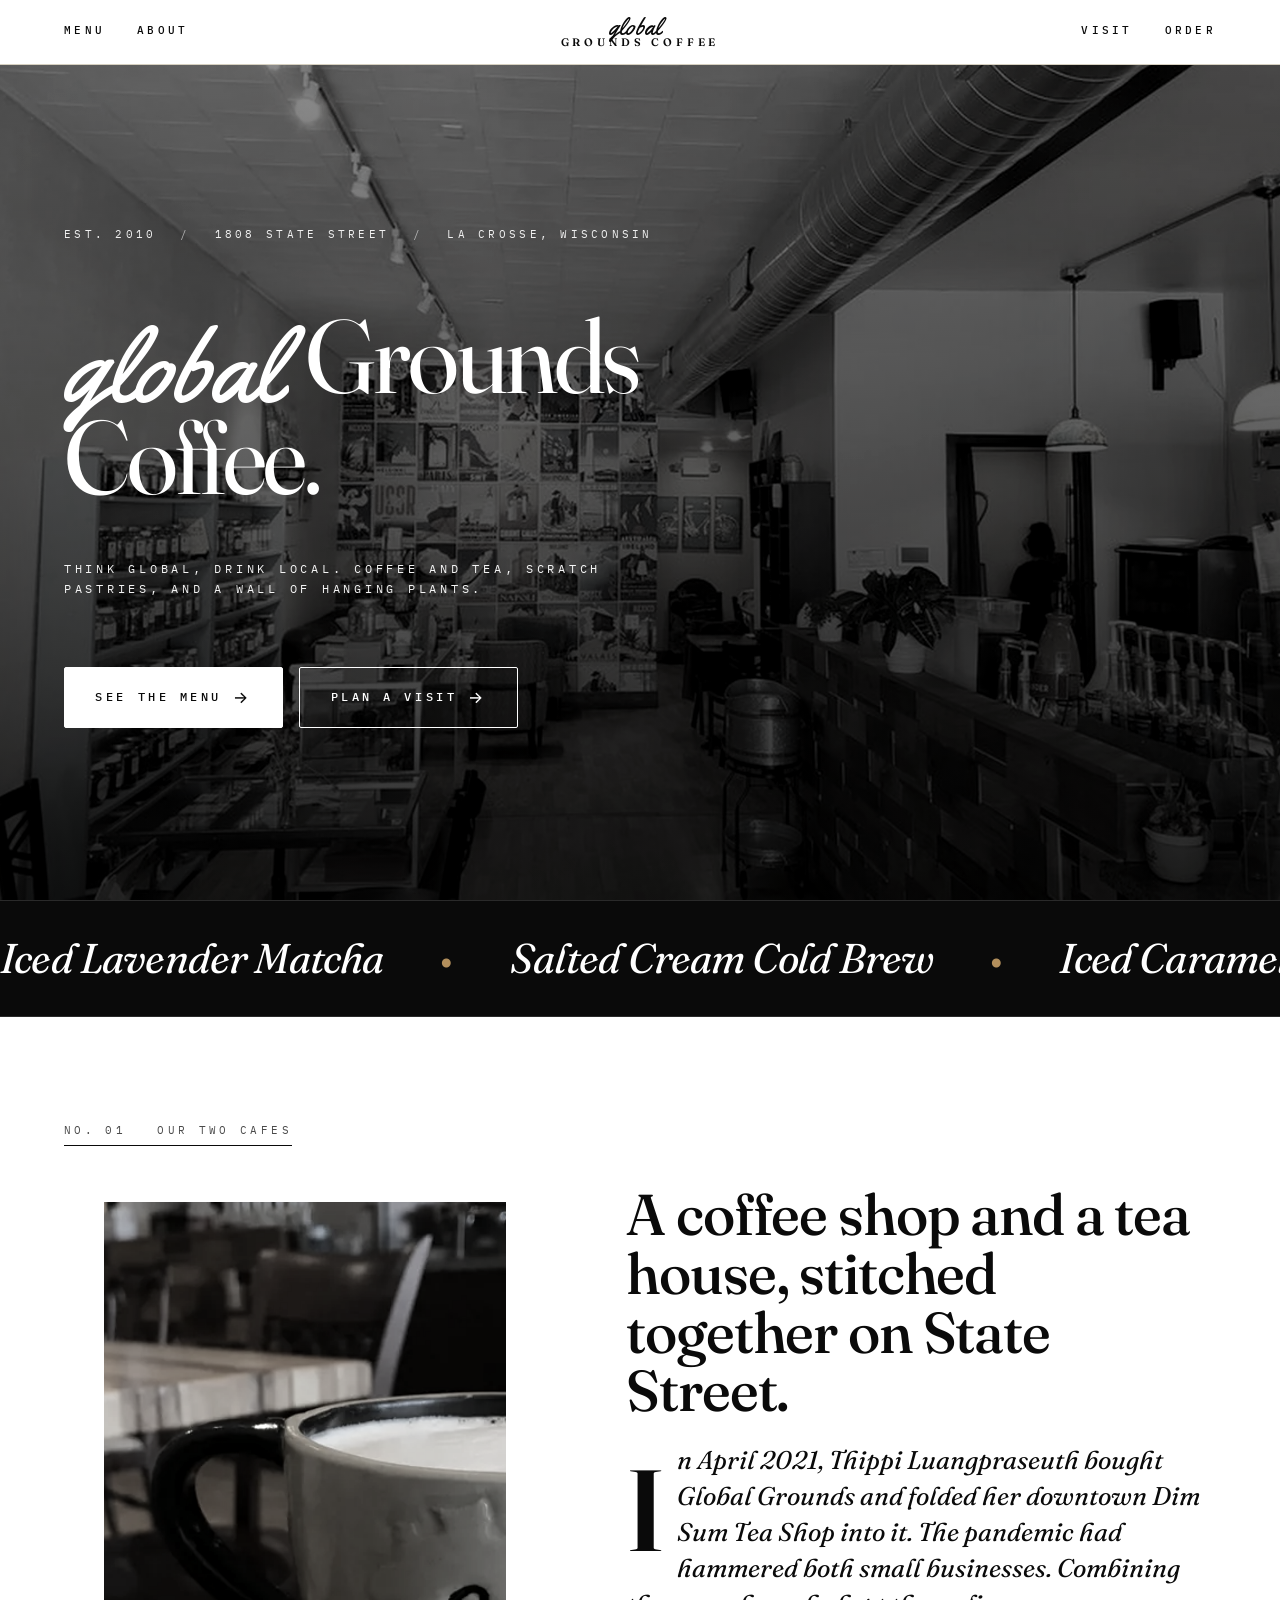
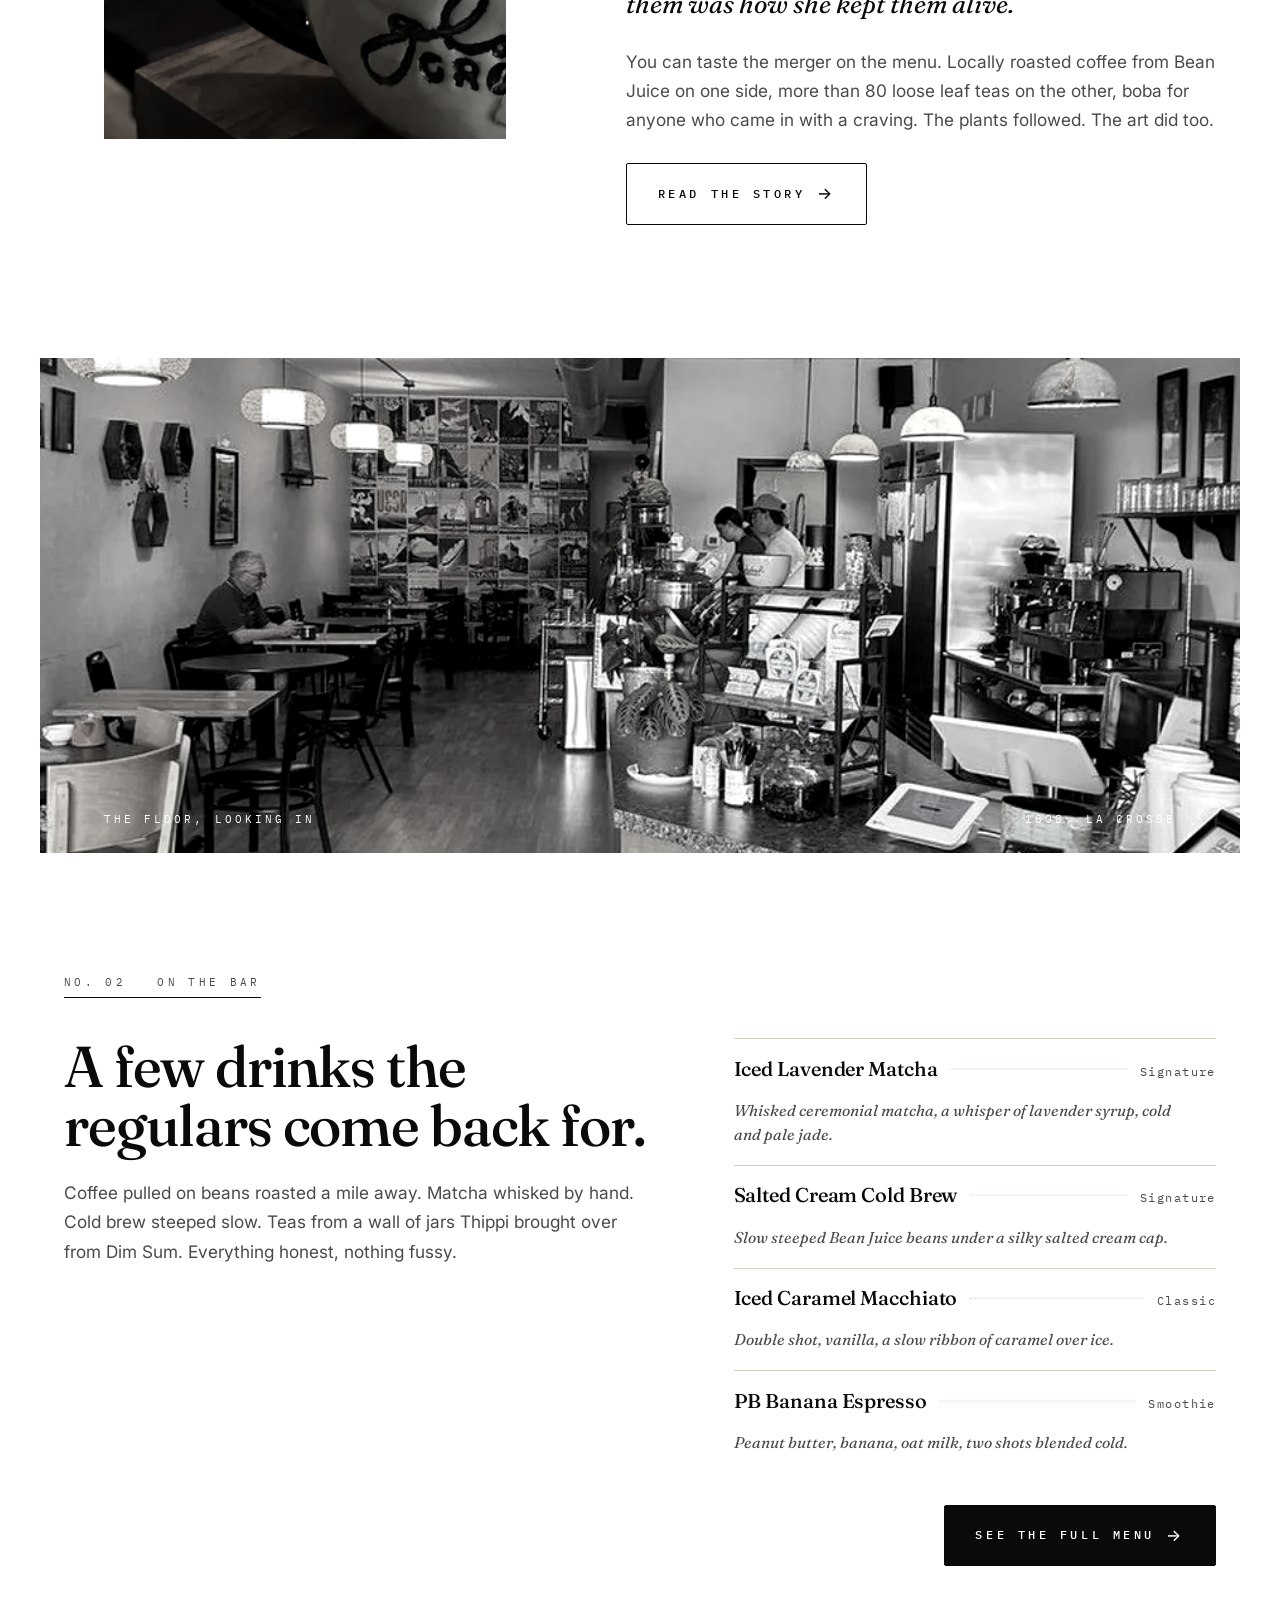
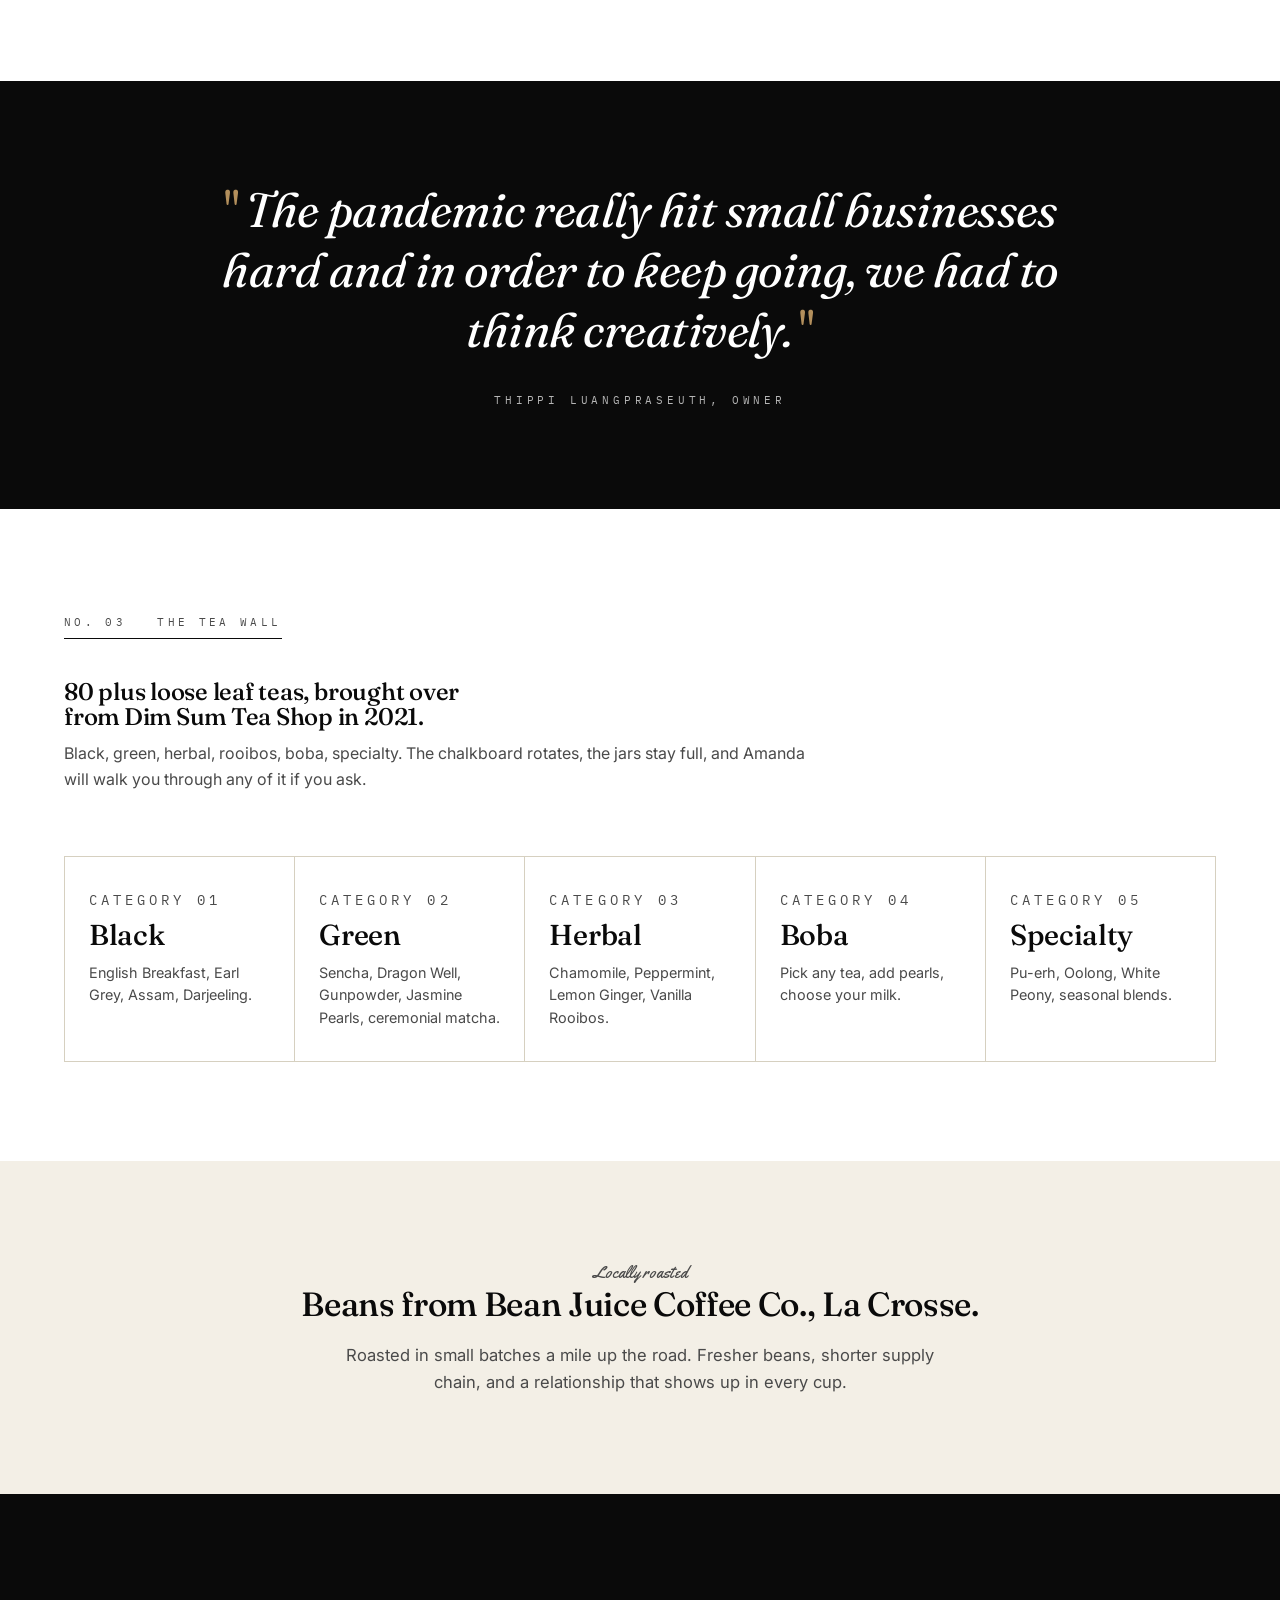
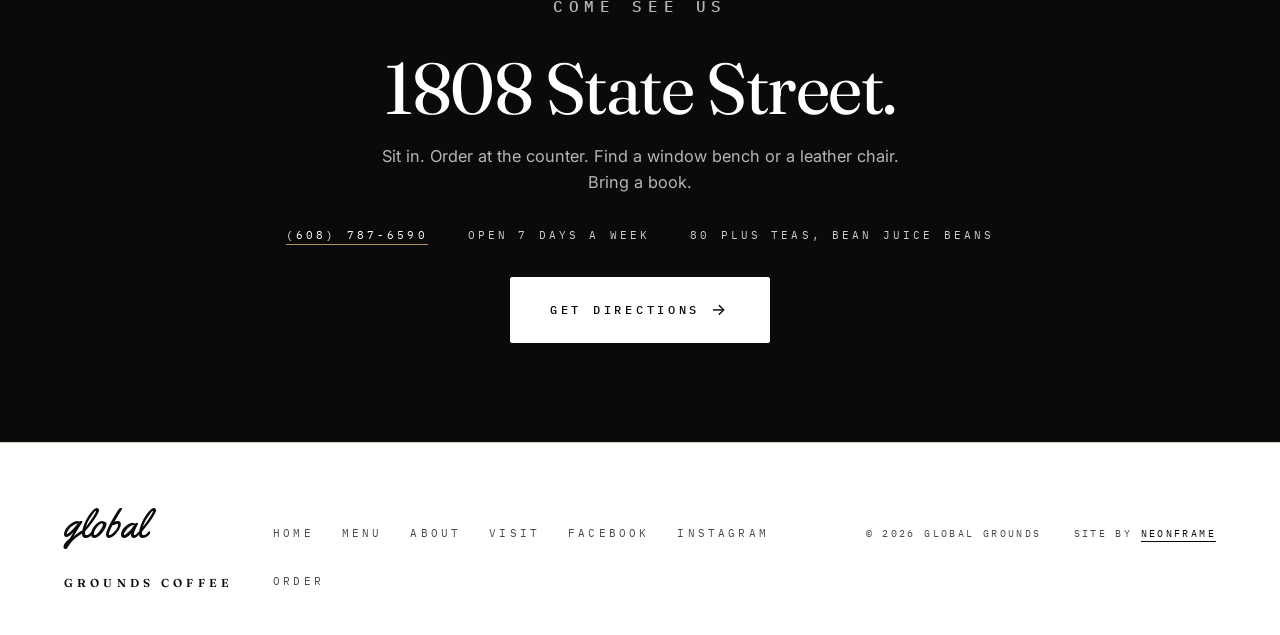
<file: index.html>
<!DOCTYPE html>
<html lang="en">
<head>
<meta charset="UTF-8">
<meta name="viewport" content="width=device-width, initial-scale=1.0">
<title>Global Grounds Coffee, La Crosse Wisconsin, since 2010</title>
<meta name="description" content="A sit-in coffee and tea house on State Street in La Crosse, Wisconsin. Locally roasted beans from Bean Juice, 80 plus loose leaf teas, scratch pastries, and a seat by the window.">
<link rel="icon" type="image/jpeg" href="images/storefront_sign.jpg">
<link rel="preload" as="image" href="images/hero_interior-800.webp" fetchpriority="high" type="image/webp" media="(max-width: 899px)">
<link rel="preload" as="image" href="images/hero_interior.webp" fetchpriority="high" type="image/webp" media="(min-width: 900px)">
<link rel="preconnect" href="https://fonts.googleapis.com">
<link rel="preconnect" href="https://fonts.gstatic.com" crossorigin>
<link rel="preload" href="https://fonts.googleapis.com/css2?family=Fraunces:ital,wght@0,400;0,500;0,600;0,700;1,400;1,500&family=Inter:wght@400;500;600&family=Yellowtail&family=IBM+Plex+Mono:wght@400;500&display=swap" as="style">
<link rel="stylesheet" href="https://fonts.googleapis.com/css2?family=Fraunces:ital,wght@0,400;0,500;0,600;0,700;1,400;1,500&family=Inter:wght@400;500;600&family=Yellowtail&family=IBM+Plex+Mono:wght@400;500&display=swap" media="print" onload="this.media='all'">
<noscript><link rel="stylesheet" href="https://fonts.googleapis.com/css2?family=Fraunces:ital,wght@0,400;0,500;0,600;0,700;1,400;1,500&family=Inter:wght@400;500;600&family=Yellowtail&family=IBM+Plex+Mono:wght@400;500&display=swap"></noscript>
<link rel="stylesheet" href="style.css">
</head>
<body class="is-home">

<div class="progress" id="progress"></div>

<header class="nav" id="nav">
  <div class="nav__inner">
    <div class="nav__left">
      <a href="menu.html">Menu</a>
      <a href="about.html">About</a>
    </div>
    <a href="index.html" class="nav__brand active" aria-label="Global Grounds Coffee home">
      <span class="nav__brand-script">global</span>
      <span class="nav__brand-block">Grounds Coffee</span>
    </a>
    <div class="nav__right">
      <a href="visit.html">Visit</a>
      <a href="https://www.doordash.com/en/store/global-grounds-coffee-la-crosse-824665/" target="_blank" rel="noopener">Order</a>
    </div>
    <button class="nav__burger" id="navBurger" aria-label="Open menu" aria-expanded="false">
      <span></span><span></span><span></span>
    </button>
  </div>
</header>

<aside class="mobile-menu" id="mobileMenu" inert>
  <a href="index.html" class="active">Home</a>
  <a href="menu.html">Menu</a>
  <a href="about.html">About</a>
  <a href="visit.html">Visit</a>
  <a href="https://www.doordash.com/en/store/global-grounds-coffee-la-crosse-824665/" target="_blank" rel="noopener">Order</a>
</aside>

<main>

<section class="hero" id="hero">
  <div class="hero__bg hero__bg--home" style="background-image:url('images/hero_interior-800.webp')" aria-hidden="true"></div>
  <div class="hero__inner">
    <p class="hero__meta">
      <span>Est. 2010</span>
      <span>1808 State Street</span>
      <span>La Crosse, Wisconsin</span>
    </p>
    <h1 class="hero__headline"><em>global</em> Grounds<br>Coffee.</h1>
    <p class="hero__tagline">Think global, drink local. Coffee and tea, scratch pastries, and a wall of hanging plants.</p>
    <div class="hero__cta">
      <a href="menu.html" class="btn btn--paper">See the Menu</a>
      <a href="visit.html" class="btn btn--outline-paper">Plan a Visit</a>
    </div>
  </div>
</section>

<div class="marquee" aria-hidden="true">
  <div class="marquee__track">
    <span class="marquee__item">Iced Lavender Matcha</span>
    <span class="marquee__item">Salted Cream Cold Brew</span>
    <span class="marquee__item">Iced Caramel Macchiato</span>
    <span class="marquee__item">PB Banana Espresso</span>
    <span class="marquee__item">Chai with Cinnamon</span>
    <span class="marquee__item">Classic Boba</span>
    <span class="marquee__item">Avocado Toast</span>
    <span class="marquee__item">Acai Bowl</span>
  </div>
</div>

<section class="section section--paper rise" id="story-teaser">
  <div class="section__inner">
    <p class="section-num">No. 01 &nbsp; Our Two Cafes</p>
    <div class="editorial editorial--reverse">
      <div class="editorial__copy">
        <h2>A coffee shop and a tea house, stitched together on State Street.</h2>
        <p class="lede">In April 2021, Thippi Luangpraseuth bought Global Grounds and folded her downtown Dim Sum Tea Shop into it. The pandemic had hammered both small businesses. Combining them was how she kept them alive.</p>
        <p>You can taste the merger on the menu. Locally roasted coffee from Bean Juice on one side, more than 80 loose leaf teas on the other, boba for anyone who came in with a craving. The plants followed. The art did too.</p>
        <p style="margin-top: 1.75rem;"><a href="about.html" class="btn btn--outline">Read the Story</a></p>
      </div>
      <figure class="editorial__photo">
        <picture>
          <source srcset="images/logo_mug.webp" type="image/webp">
          <img width="896" height="480" src="images/logo_mug.jpg" alt="A cream ceramic mug debossed with the Global Grounds script logo, holding a latte" loading="lazy" decoding="async">
        </picture>
        <figcaption class="editorial__photo__caption">
          <span>The house mug</span>
          <span>Fig. 01</span>
        </figcaption>
      </figure>
    </div>
  </div>
</section>

<figure class="full-photo rise">
  <picture>
    <source srcset="images/interior_chairs.webp" type="image/webp">
    <img width="952" height="1000" src="images/interior_chairs.jpg" alt="Inside Global Grounds Coffee, travel poster wall, pendant lamps, reclaimed wood counter, espresso machine" loading="lazy" decoding="async">
  </picture>
  <figcaption class="full-photo__caption">
    <span>The floor, looking in</span>
    <span>1808, La Crosse</span>
  </figcaption>
</figure>

<section class="section section--paper rise" id="drinks-teaser">
  <div class="section__inner">
    <p class="section-num">No. 02 &nbsp; On the Bar</p>
    <div class="editorial">
      <div class="editorial__copy">
        <h2>A few drinks the regulars come back for.</h2>
        <p>Coffee pulled on beans roasted a mile away. Matcha whisked by hand. Cold brew steeped slow. Teas from a wall of jars Thippi brought over from Dim Sum. Everything honest, nothing fussy.</p>
      </div>
      <div>
        <ul class="menu-list" style="border-top: 1px solid var(--rule-soft);">
          <li class="menu-row">
            <h3 class="menu-row__name">Iced Lavender Matcha</h3>
            <div class="menu-row__rule"></div>
            <span class="menu-row__price">Signature</span>
            <p class="menu-row__desc">Whisked ceremonial matcha, a whisper of lavender syrup, cold and pale jade.</p>
          </li>
          <li class="menu-row">
            <h3 class="menu-row__name">Salted Cream Cold Brew</h3>
            <div class="menu-row__rule"></div>
            <span class="menu-row__price">Signature</span>
            <p class="menu-row__desc">Slow steeped Bean Juice beans under a silky salted cream cap.</p>
          </li>
          <li class="menu-row">
            <h3 class="menu-row__name">Iced Caramel Macchiato</h3>
            <div class="menu-row__rule"></div>
            <span class="menu-row__price">Classic</span>
            <p class="menu-row__desc">Double shot, vanilla, a slow ribbon of caramel over ice.</p>
          </li>
          <li class="menu-row">
            <h3 class="menu-row__name">PB Banana Espresso</h3>
            <div class="menu-row__rule"></div>
            <span class="menu-row__price">Smoothie</span>
            <p class="menu-row__desc">Peanut butter, banana, oat milk, two shots blended cold.</p>
          </li>
        </ul>
        <p style="margin-top: 2rem; text-align: right;"><a href="menu.html" class="btn btn--ink">See the Full Menu</a></p>
      </div>
    </div>
  </div>
</section>

<section class="quote rise">
  <div class="quote__inner">
    <blockquote>The pandemic really hit small businesses hard and in order to keep going, we had to think creatively.</blockquote>
    <cite>Thippi Luangpraseuth, Owner</cite>
  </div>
</section>

<section class="section section--paper rise" id="tea-wall">
  <div class="section__inner">
    <p class="section-num">No. 03 &nbsp; The Tea Wall</p>
    <div class="editorial" style="grid-template-columns: 1fr !important;">
      <div>
        <h2 style="max-width: 18em;">80 plus loose leaf teas, brought over from Dim Sum Tea Shop in 2021.</h2>
        <p style="color: var(--ink-muted); max-width: 48em;">Black, green, herbal, rooibos, boba, specialty. The chalkboard rotates, the jars stay full, and Amanda will walk you through any of it if you ask.</p>
      </div>
    </div>
    <div class="tea-wall" style="margin-top: 3rem;">
      <div class="tea-cell">
        <p class="tea-cell__count">Category 01</p>
        <h3>Black</h3>
        <p>English Breakfast, Earl Grey, Assam, Darjeeling.</p>
      </div>
      <div class="tea-cell">
        <p class="tea-cell__count">Category 02</p>
        <h3>Green</h3>
        <p>Sencha, Dragon Well, Gunpowder, Jasmine Pearls, ceremonial matcha.</p>
      </div>
      <div class="tea-cell">
        <p class="tea-cell__count">Category 03</p>
        <h3>Herbal</h3>
        <p>Chamomile, Peppermint, Lemon Ginger, Vanilla Rooibos.</p>
      </div>
      <div class="tea-cell">
        <p class="tea-cell__count">Category 04</p>
        <h3>Boba</h3>
        <p>Pick any tea, add pearls, choose your milk.</p>
      </div>
      <div class="tea-cell">
        <p class="tea-cell__count">Category 05</p>
        <h3>Specialty</h3>
        <p>Pu-erh, Oolong, White Peony, seasonal blends.</p>
      </div>
    </div>
  </div>
</section>

<section class="partner rise" id="bean-juice">
  <div class="partner__inner">
    <p class="partner__script">Locally roasted</p>
    <h2>Beans from Bean Juice Coffee Co., La Crosse.</h2>
    <p>Roasted in small batches a mile up the road. Fresher beans, shorter supply chain, and a relationship that shows up in every cup.</p>
  </div>
</section>

<section class="visit-band rise" id="visit-teaser">
  <p class="eyebrow eyebrow--paper">Come See Us</p>
  <h2>1808 State Street.</h2>
  <p>Sit in. Order at the counter. Find a window bench or a leather chair. Bring a book.</p>
  <div class="visit-band__meta">
    <span><a href="tel:6087876590">(608) 787-6590</a></span>
    <span>Open 7 days a week</span>
    <span>80 plus teas, Bean Juice beans</span>
  </div>
  <a href="visit.html" class="btn btn--paper btn--lg">Get Directions</a>
</section>

</main>

<footer class="foot">
  <div class="foot__inner">
    <div>
      <span class="foot__brand-script">global</span><br>
      <span class="foot__brand-block">Grounds Coffee</span>
    </div>
    <div class="foot__links">
      <a href="index.html">Home</a>
      <a href="menu.html">Menu</a>
      <a href="about.html">About</a>
      <a href="visit.html">Visit</a>
      <a href="https://www.facebook.com/globalgroundslax/" target="_blank" rel="noopener">Facebook</a>
      <a href="https://www.instagram.com/globalgroundslax/" target="_blank" rel="noopener">Instagram</a>
      <a href="https://www.doordash.com/en/store/global-grounds-coffee-la-crosse-824665/" target="_blank" rel="noopener">Order</a>
    </div>
    <div class="foot__legal">
      <span>&copy; 2026 Global Grounds</span>
      <span>Site by <a href="https://neonframewebdesign.com" target="_blank" rel="noopener">NeonFrame</a></span>
    </div>
  </div>
</footer>

<script src="main.js"></script>
</body>
</html>
</file>
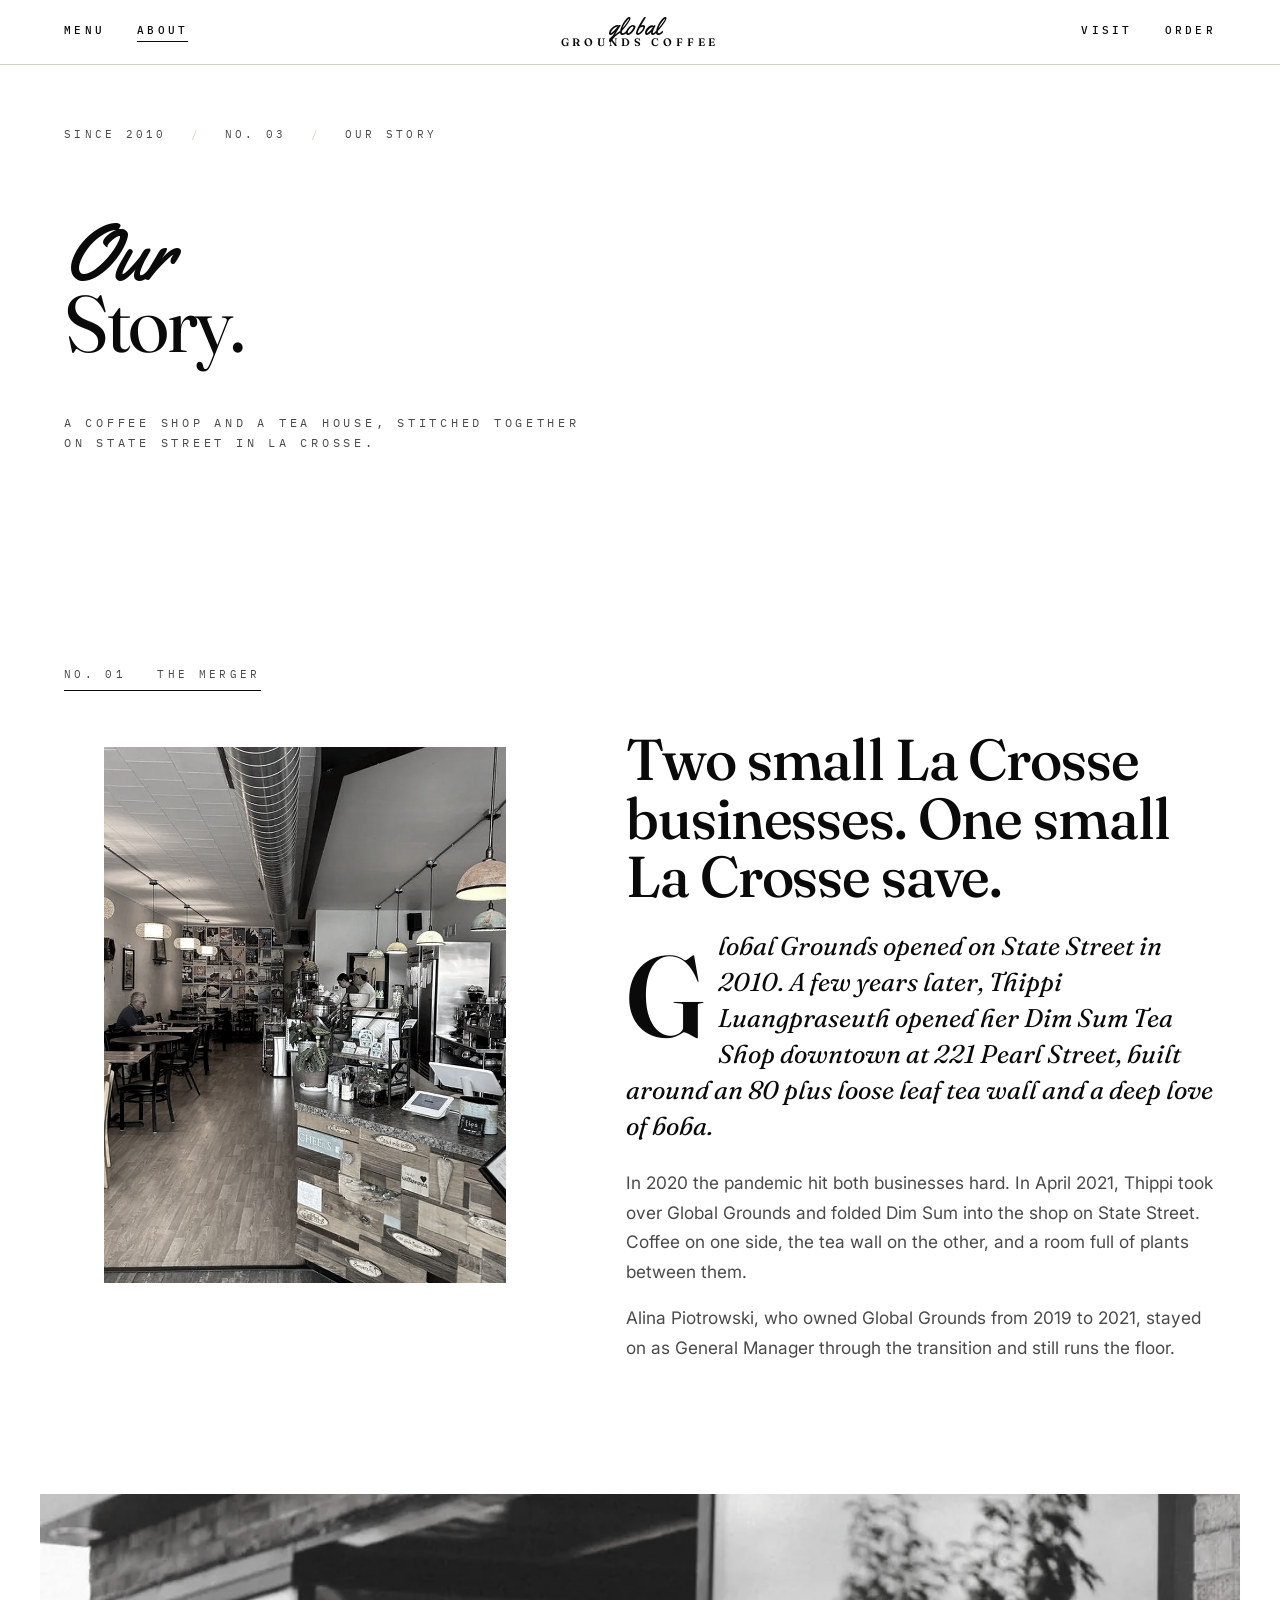
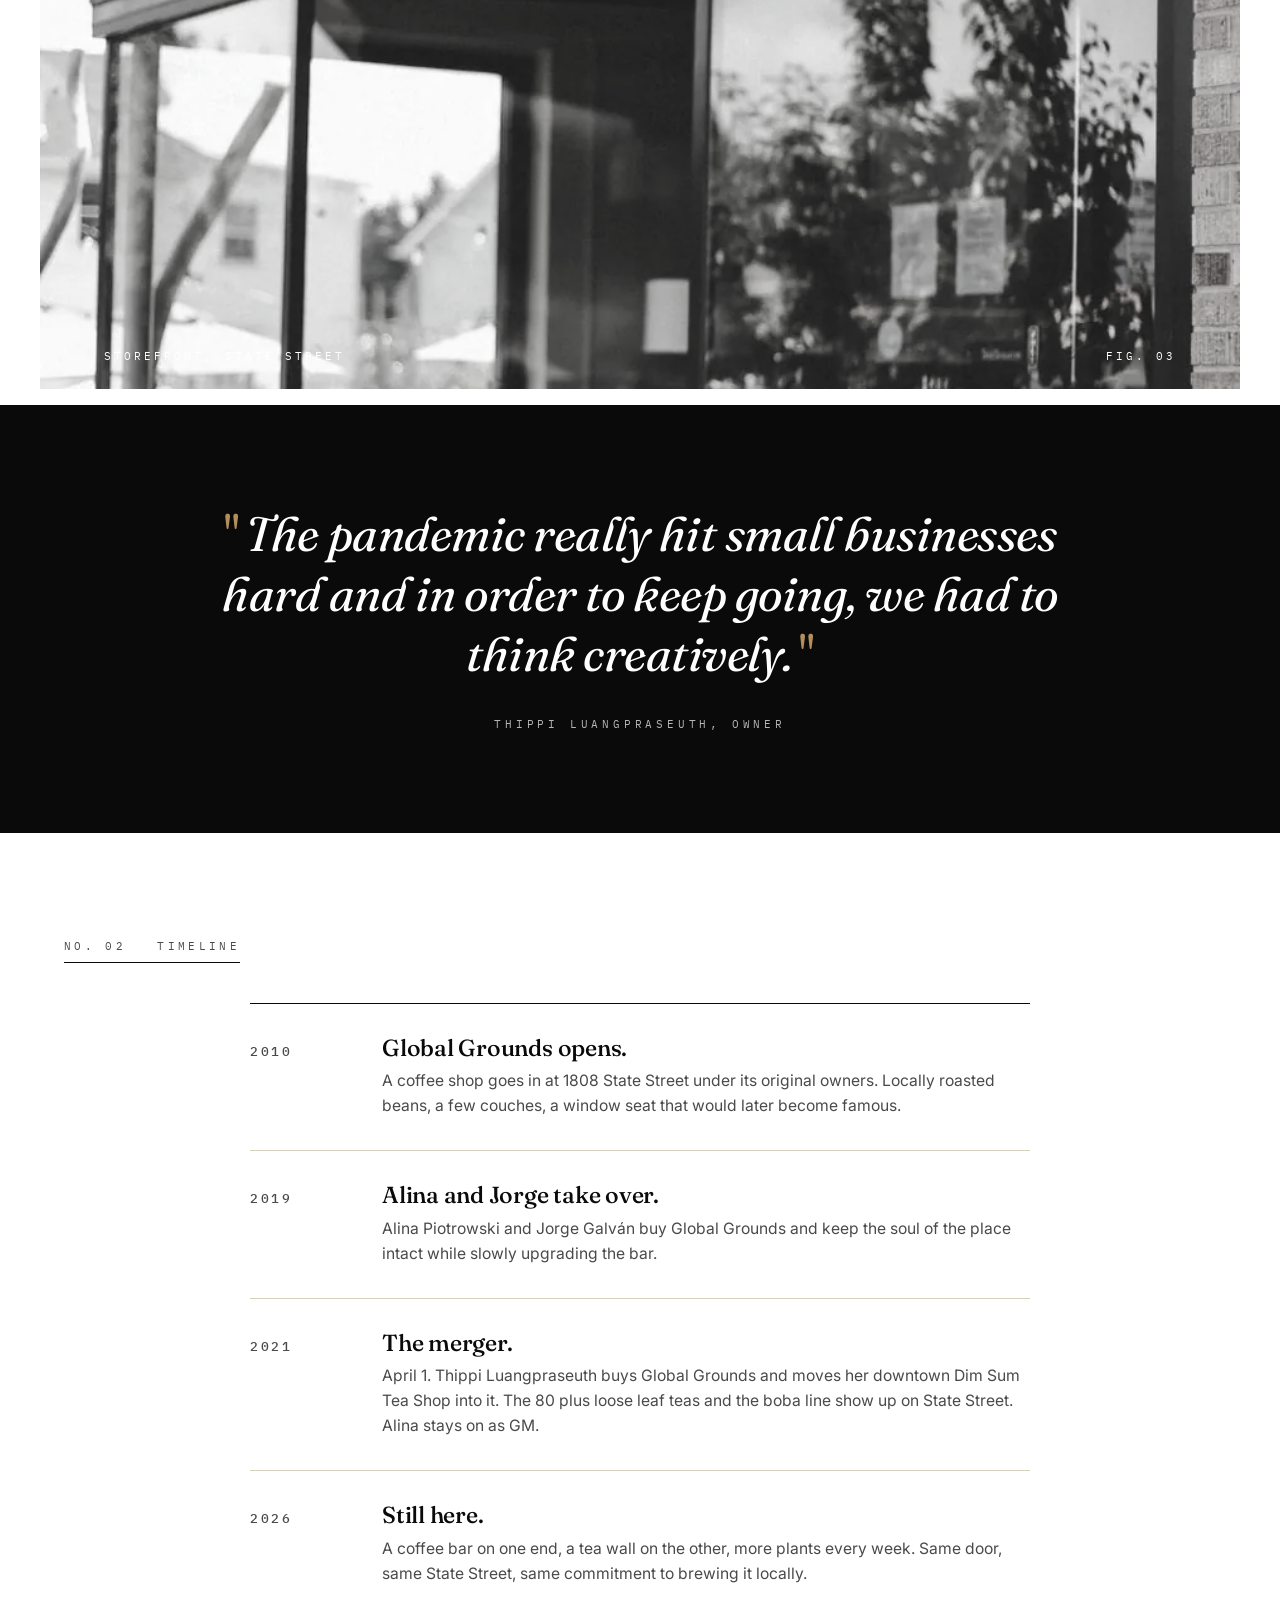
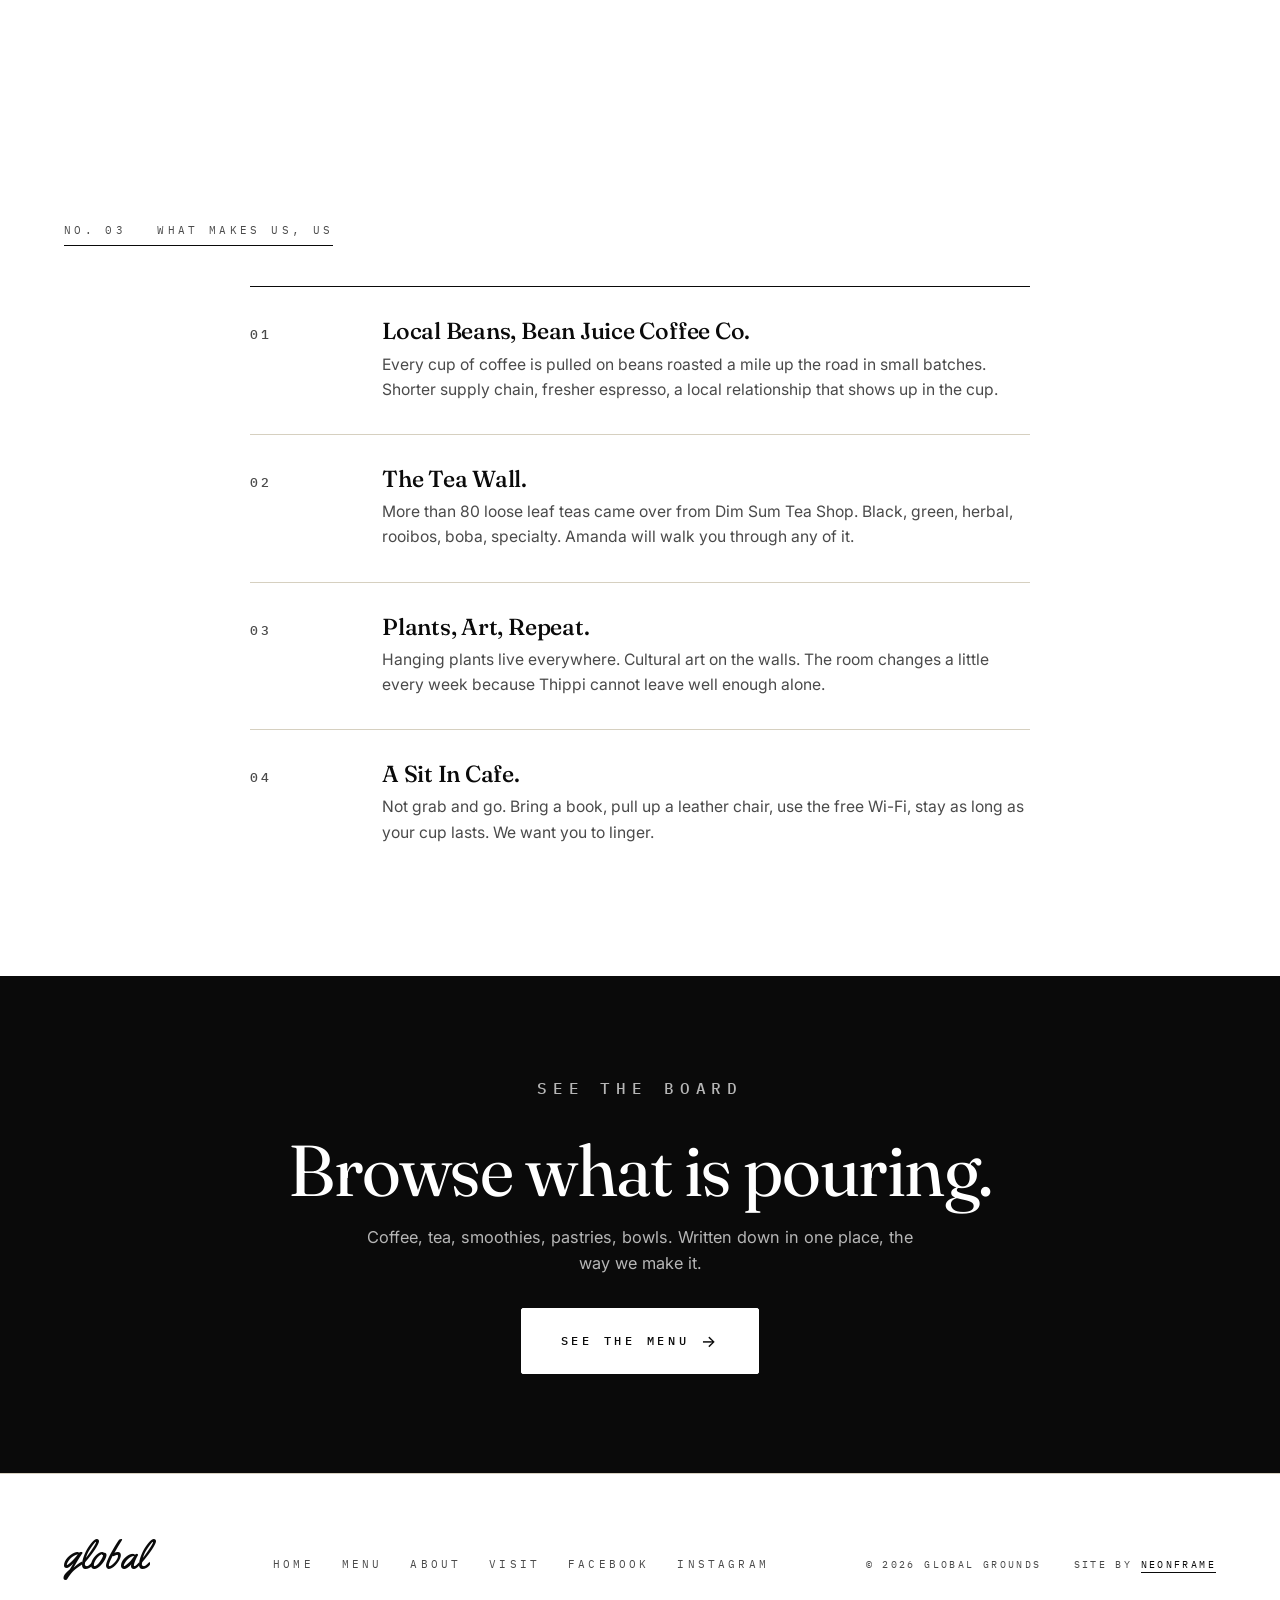
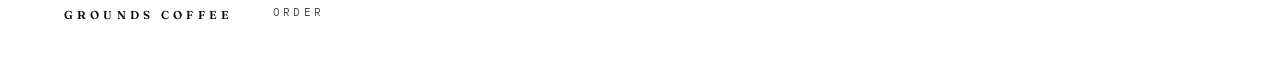
<file: about.html>
<!DOCTYPE html>
<html lang="en">
<head>
<meta charset="UTF-8">
<meta name="viewport" content="width=device-width, initial-scale=1.0">
<title>Our Story, Global Grounds Coffee, La Crosse WI</title>
<meta name="description" content="Thippi Luangpraseuth merged her downtown Dim Sum Tea Shop into Global Grounds Coffee in April 2021. Fifteen plus years of La Crosse coffee and tea, under one roof.">
<link rel="icon" type="image/jpeg" href="images/storefront_sign.jpg">
<link rel="preconnect" href="https://fonts.googleapis.com">
<link rel="preconnect" href="https://fonts.gstatic.com" crossorigin>
<link rel="preload" href="https://fonts.googleapis.com/css2?family=Fraunces:ital,wght@0,400;0,500;0,600;0,700;1,400;1,500&family=Inter:wght@400;500;600&family=Yellowtail&family=IBM+Plex+Mono:wght@400;500&display=swap" as="style">
<link rel="stylesheet" href="https://fonts.googleapis.com/css2?family=Fraunces:ital,wght@0,400;0,500;0,600;0,700;1,400;1,500&family=Inter:wght@400;500;600&family=Yellowtail&family=IBM+Plex+Mono:wght@400;500&display=swap" media="print" onload="this.media='all'">
<noscript><link rel="stylesheet" href="https://fonts.googleapis.com/css2?family=Fraunces:ital,wght@0,400;0,500;0,600;0,700;1,400;1,500&family=Inter:wght@400;500;600&family=Yellowtail&family=IBM+Plex+Mono:wght@400;500&display=swap"></noscript>
<link rel="stylesheet" href="style.css">
</head>
<body class="is-about">

<div class="progress" id="progress"></div>

<header class="nav" id="nav">
  <div class="nav__inner">
    <div class="nav__left">
      <a href="menu.html">Menu</a>
      <a href="about.html" class="active">About</a>
    </div>
    <a href="index.html" class="nav__brand" aria-label="Global Grounds Coffee home">
      <span class="nav__brand-script">global</span>
      <span class="nav__brand-block">Grounds Coffee</span>
    </a>
    <div class="nav__right">
      <a href="visit.html">Visit</a>
      <a href="https://www.doordash.com/en/store/global-grounds-coffee-la-crosse-824665/" target="_blank" rel="noopener">Order</a>
    </div>
    <button class="nav__burger" id="navBurger" aria-label="Open menu" aria-expanded="false">
      <span></span><span></span><span></span>
    </button>
  </div>
</header>

<aside class="mobile-menu" id="mobileMenu" inert>
  <a href="index.html">Home</a>
  <a href="menu.html">Menu</a>
  <a href="about.html" class="active">About</a>
  <a href="visit.html">Visit</a>
  <a href="https://www.doordash.com/en/store/global-grounds-coffee-la-crosse-824665/" target="_blank" rel="noopener">Order</a>
</aside>

<main>

<section class="hero hero--compact hero--paper" id="hero">
  <div class="hero__inner">
    <p class="hero__meta">
      <span>Since 2010</span>
      <span>No. 03</span>
      <span>Our Story</span>
    </p>
    <h1 class="hero__headline"><em>Our</em><br>Story.</h1>
    <p class="hero__tagline">A coffee shop and a tea house, stitched together on State Street in La Crosse.</p>
  </div>
</section>

<section class="section section--paper rise" id="story">
  <div class="section__inner">
    <p class="section-num">No. 01 &nbsp; The Merger</p>
    <div class="editorial editorial--reverse">
      <figure class="editorial__photo">
        <picture>
          <source srcset="images/interior_chairs.webp" type="image/webp">
          <img width="952" height="1000" src="images/interior_chairs.jpg" alt="Global Grounds Coffee interior, travel poster wall on the left, pendant lamps, reclaimed wood counter" loading="lazy" decoding="async">
        </picture>
        <figcaption class="editorial__photo__caption">
          <span>The floor, 1808 State</span>
          <span>Fig. 02</span>
        </figcaption>
      </figure>
      <div class="editorial__copy">
        <h2>Two small La Crosse businesses. One small La Crosse save.</h2>
        <p class="lede">Global Grounds opened on State Street in 2010. A few years later, Thippi Luangpraseuth opened her Dim Sum Tea Shop downtown at 221 Pearl Street, built around an 80 plus loose leaf tea wall and a deep love of boba.</p>
        <p>In 2020 the pandemic hit both businesses hard. In April 2021, Thippi took over Global Grounds and folded Dim Sum into the shop on State Street. Coffee on one side, the tea wall on the other, and a room full of plants between them.</p>
        <p>Alina Piotrowski, who owned Global Grounds from 2019 to 2021, stayed on as General Manager through the transition and still runs the floor.</p>
      </div>
    </div>
  </div>
</section>

<figure class="full-photo rise">
  <picture>
    <source srcset="images/exterior.webp" type="image/webp">
    <img width="952" height="1000" src="images/exterior.jpg" alt="Global Grounds Coffee storefront on State Street with brick facade and OPEN sign" loading="lazy" decoding="async">
  </picture>
  <figcaption class="full-photo__caption">
    <span>Storefront, State Street</span>
    <span>Fig. 03</span>
  </figcaption>
</figure>

<section class="quote rise">
  <div class="quote__inner">
    <blockquote>The pandemic really hit small businesses hard and in order to keep going, we had to think creatively.</blockquote>
    <cite>Thippi Luangpraseuth, Owner</cite>
  </div>
</section>

<section class="section section--paper rise" id="timeline">
  <div class="section__inner">
    <p class="section-num">No. 02 &nbsp; Timeline</p>
    <div class="timeline">
      <div class="timeline__row">
        <span class="timeline__year">2010</span>
        <div class="timeline__event">
          <h3>Global Grounds opens.</h3>
          <p>A coffee shop goes in at 1808 State Street under its original owners. Locally roasted beans, a few couches, a window seat that would later become famous.</p>
        </div>
      </div>
      <div class="timeline__row">
        <span class="timeline__year">2019</span>
        <div class="timeline__event">
          <h3>Alina and Jorge take over.</h3>
          <p>Alina Piotrowski and Jorge Galván buy Global Grounds and keep the soul of the place intact while slowly upgrading the bar.</p>
        </div>
      </div>
      <div class="timeline__row">
        <span class="timeline__year">2021</span>
        <div class="timeline__event">
          <h3>The merger.</h3>
          <p>April 1. Thippi Luangpraseuth buys Global Grounds and moves her downtown Dim Sum Tea Shop into it. The 80 plus loose leaf teas and the boba line show up on State Street. Alina stays on as GM.</p>
        </div>
      </div>
      <div class="timeline__row">
        <span class="timeline__year">2026</span>
        <div class="timeline__event">
          <h3>Still here.</h3>
          <p>A coffee bar on one end, a tea wall on the other, more plants every week. Same door, same State Street, same commitment to brewing it locally.</p>
        </div>
      </div>
    </div>
  </div>
</section>

<section class="section section--paper rise" id="principles">
  <div class="section__inner">
    <p class="section-num">No. 03 &nbsp; What Makes Us, Us</p>
    <div class="timeline">
      <div class="timeline__row">
        <span class="timeline__year">01</span>
        <div class="timeline__event">
          <h3>Local Beans, Bean Juice Coffee Co.</h3>
          <p>Every cup of coffee is pulled on beans roasted a mile up the road in small batches. Shorter supply chain, fresher espresso, a local relationship that shows up in the cup.</p>
        </div>
      </div>
      <div class="timeline__row">
        <span class="timeline__year">02</span>
        <div class="timeline__event">
          <h3>The Tea Wall.</h3>
          <p>More than 80 loose leaf teas came over from Dim Sum Tea Shop. Black, green, herbal, rooibos, boba, specialty. Amanda will walk you through any of it.</p>
        </div>
      </div>
      <div class="timeline__row">
        <span class="timeline__year">03</span>
        <div class="timeline__event">
          <h3>Plants, Art, Repeat.</h3>
          <p>Hanging plants live everywhere. Cultural art on the walls. The room changes a little every week because Thippi cannot leave well enough alone.</p>
        </div>
      </div>
      <div class="timeline__row">
        <span class="timeline__year">04</span>
        <div class="timeline__event">
          <h3>A Sit In Cafe.</h3>
          <p>Not grab and go. Bring a book, pull up a leather chair, use the free Wi-Fi, stay as long as your cup lasts. We want you to linger.</p>
        </div>
      </div>
    </div>
  </div>
</section>

<section class="visit-band rise" id="see-menu">
  <p class="eyebrow eyebrow--paper">See the Board</p>
  <h2>Browse what is pouring.</h2>
  <p>Coffee, tea, smoothies, pastries, bowls. Written down in one place, the way we make it.</p>
  <a href="menu.html" class="btn btn--paper btn--lg">See the Menu</a>
</section>

</main>

<footer class="foot">
  <div class="foot__inner">
    <div>
      <span class="foot__brand-script">global</span><br>
      <span class="foot__brand-block">Grounds Coffee</span>
    </div>
    <div class="foot__links">
      <a href="index.html">Home</a>
      <a href="menu.html">Menu</a>
      <a href="about.html">About</a>
      <a href="visit.html">Visit</a>
      <a href="https://www.facebook.com/globalgroundslax/" target="_blank" rel="noopener">Facebook</a>
      <a href="https://www.instagram.com/globalgroundslax/" target="_blank" rel="noopener">Instagram</a>
      <a href="https://www.doordash.com/en/store/global-grounds-coffee-la-crosse-824665/" target="_blank" rel="noopener">Order</a>
    </div>
    <div class="foot__legal">
      <span>&copy; 2026 Global Grounds</span>
      <span>Site by <a href="https://neonframewebdesign.com" target="_blank" rel="noopener">NeonFrame</a></span>
    </div>
  </div>
</footer>

<script src="main.js"></script>
</body>
</html>
</file>
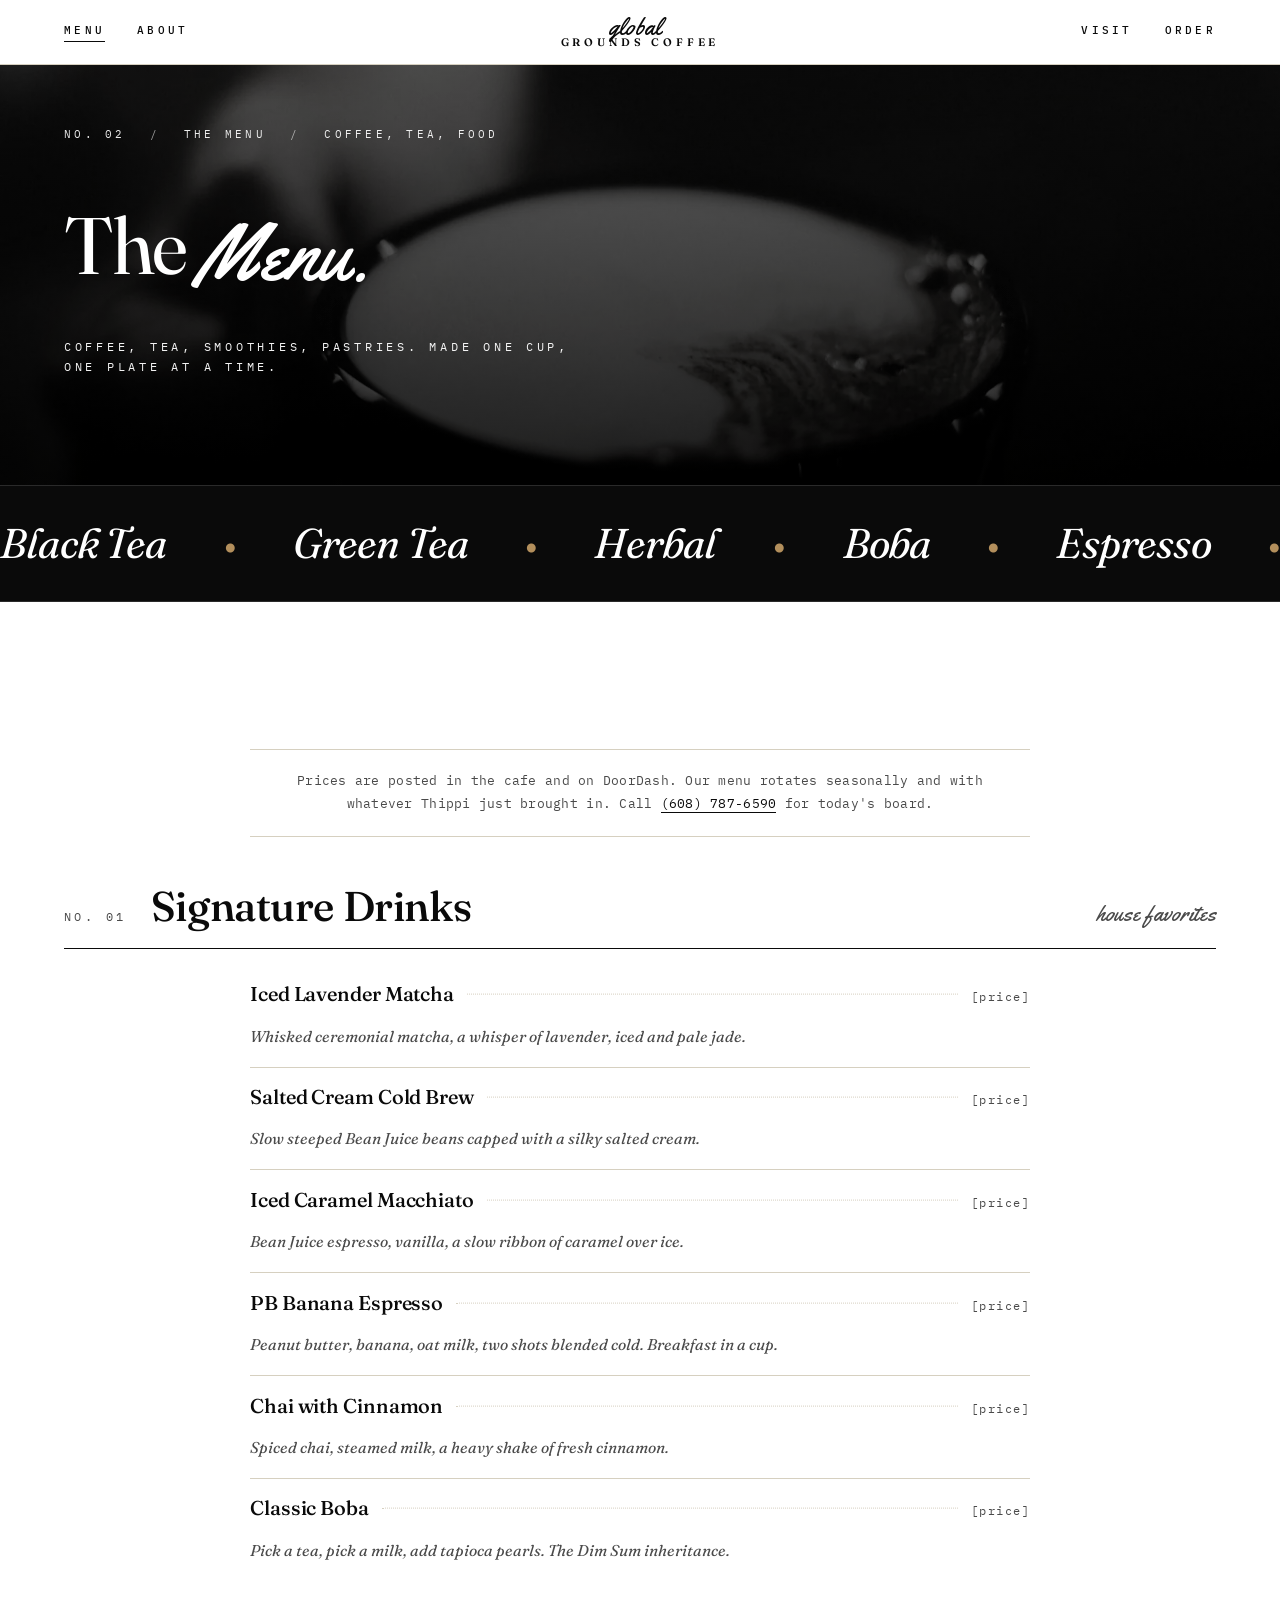
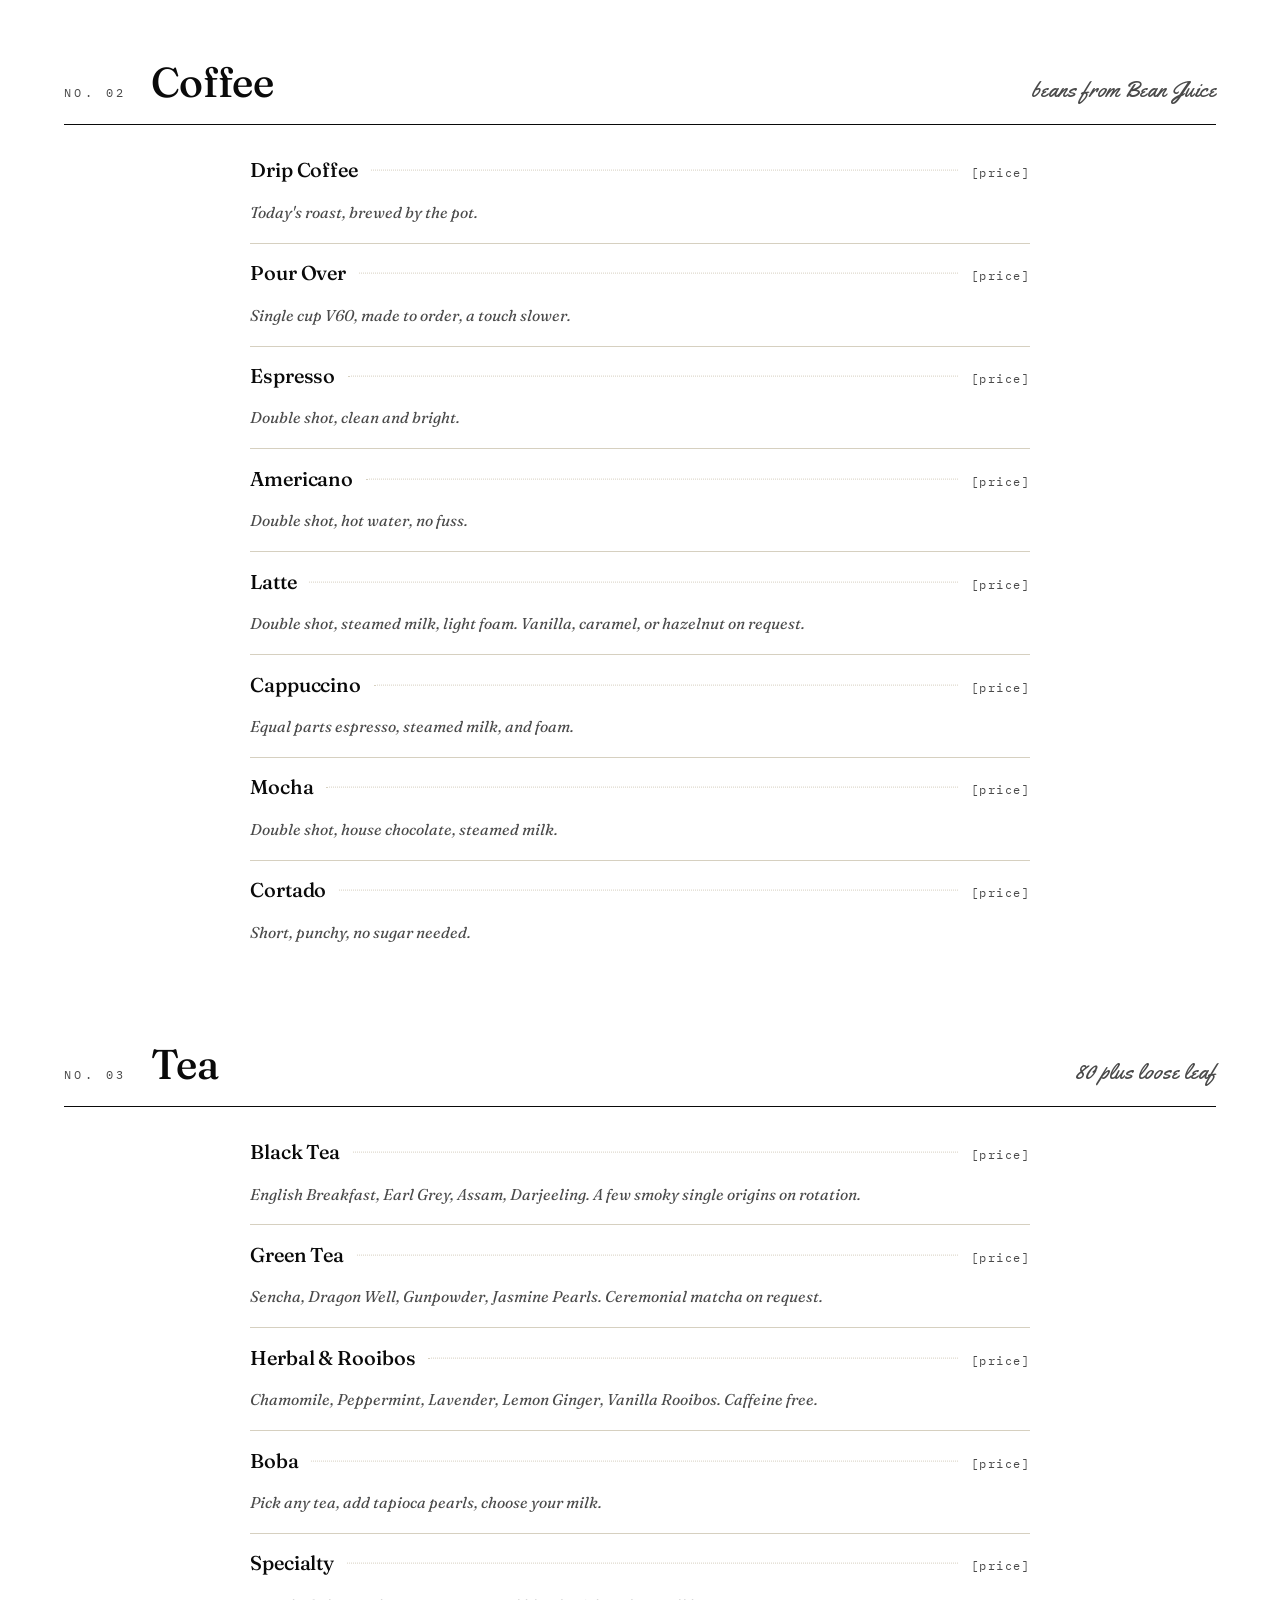
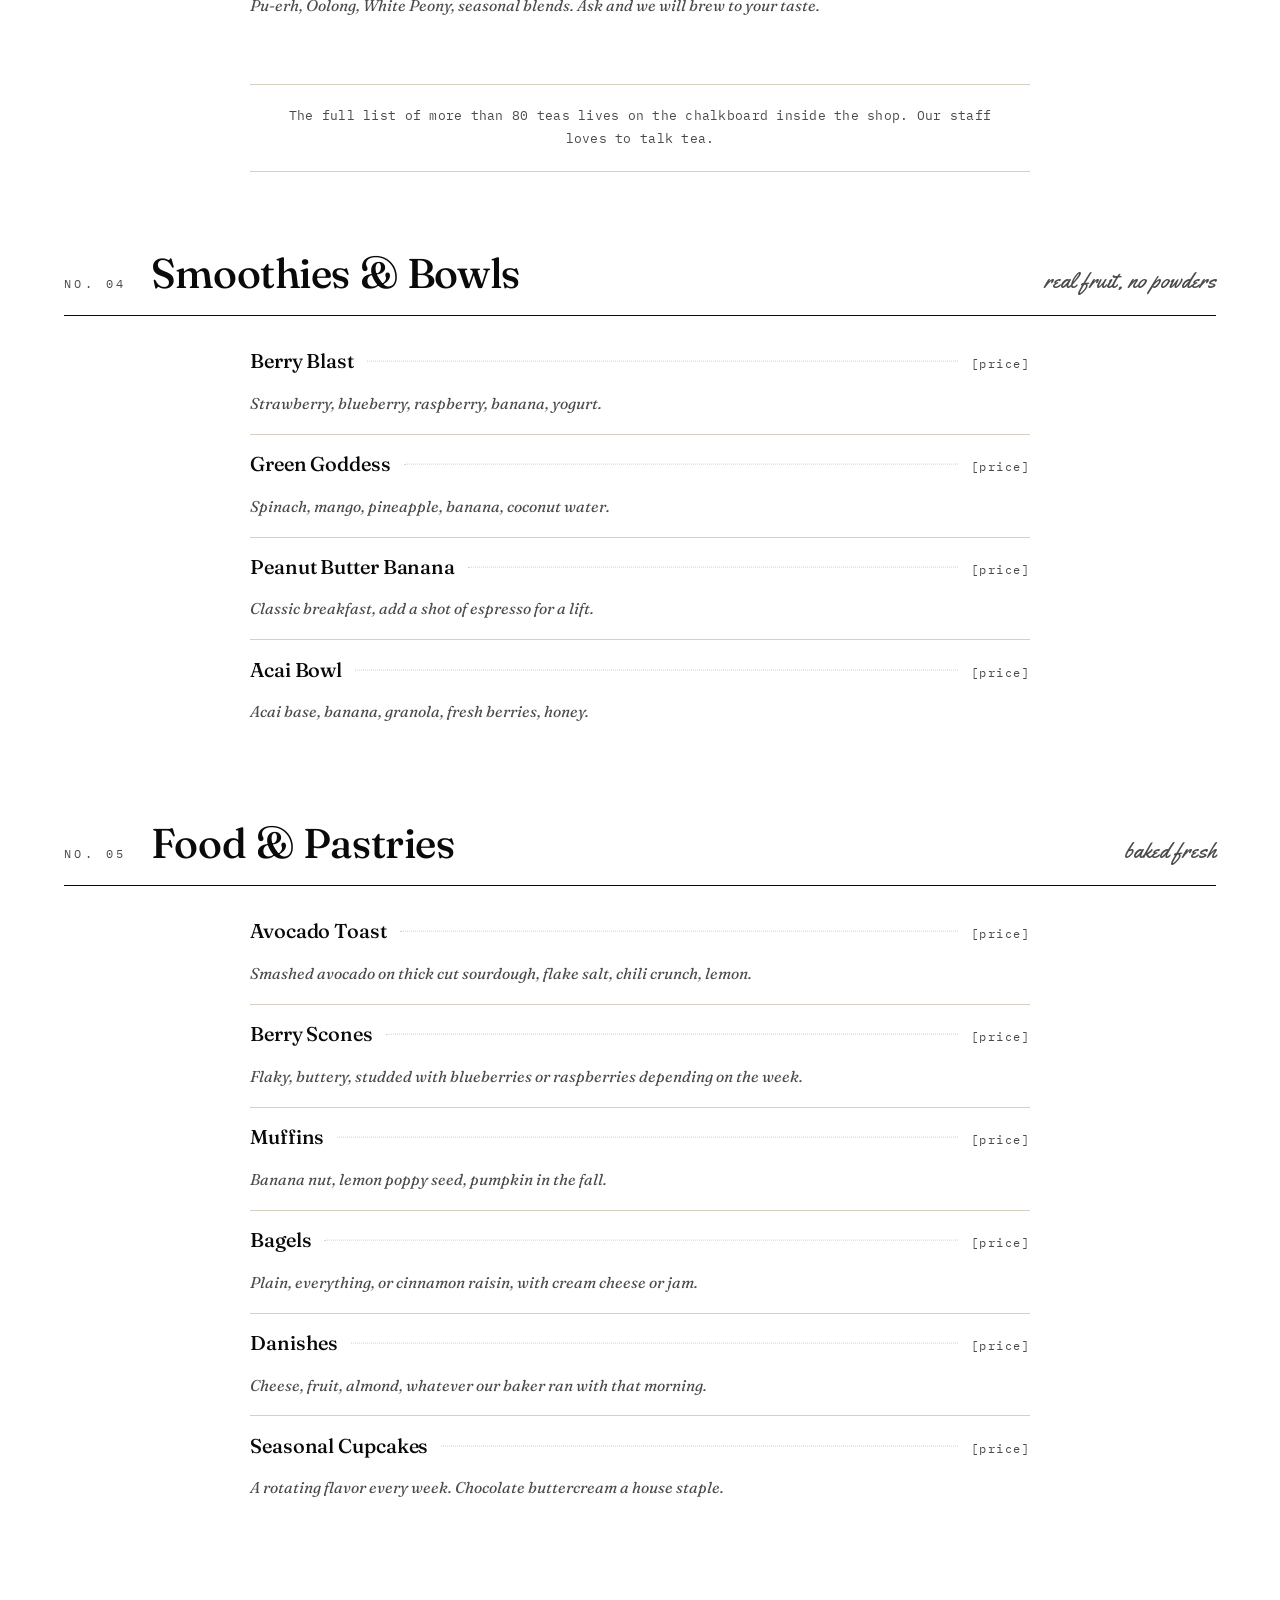
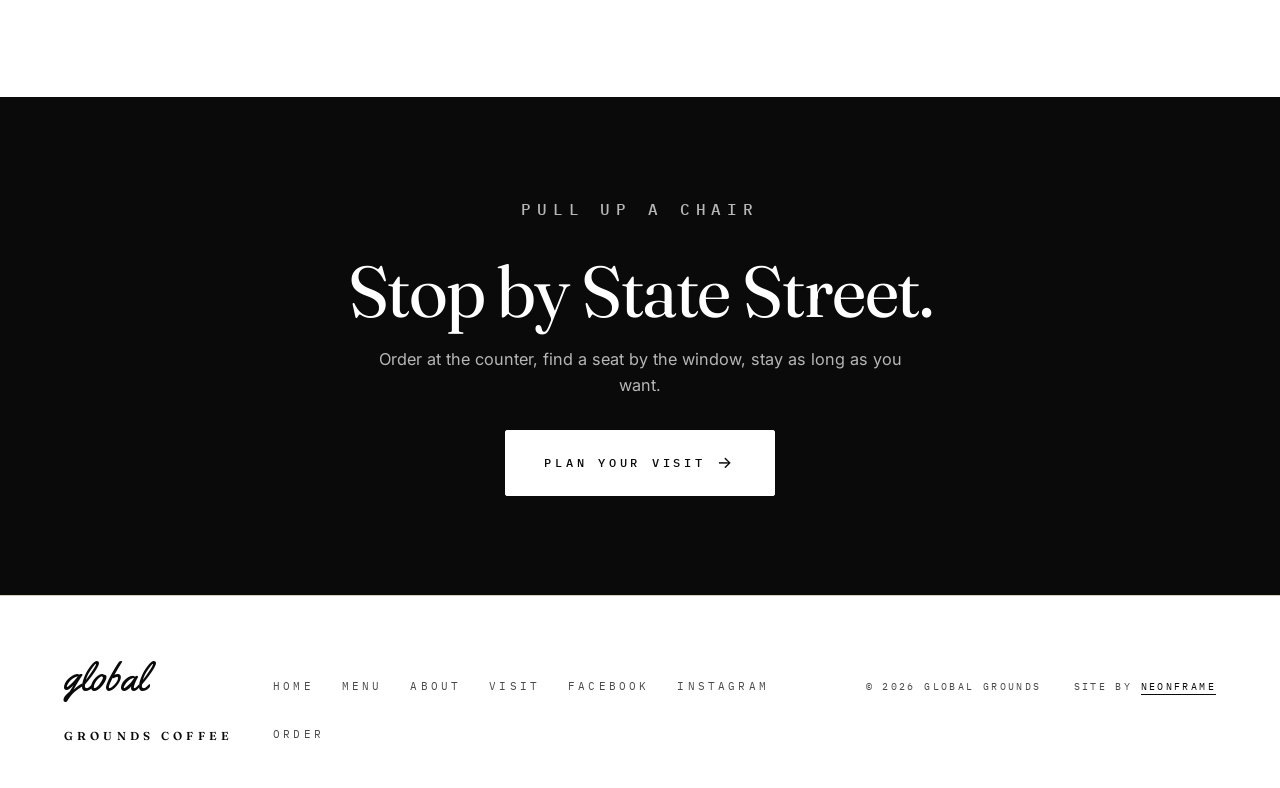
<file: menu.html>
<!DOCTYPE html>
<html lang="en">
<head>
<meta charset="UTF-8">
<meta name="viewport" content="width=device-width, initial-scale=1.0">
<title>The Menu, Global Grounds Coffee, La Crosse WI</title>
<meta name="description" content="Signature drinks, Bean Juice coffee, 80 plus loose leaf teas, smoothies, and scratch pastries at Global Grounds Coffee in La Crosse, Wisconsin.">
<link rel="icon" type="image/jpeg" href="images/storefront_sign.jpg">
<link rel="preload" as="image" href="images/food_cup_bowl-800.webp" fetchpriority="high" type="image/webp" media="(max-width: 899px)">
<link rel="preload" as="image" href="images/food_cup_bowl.webp" fetchpriority="high" type="image/webp" media="(min-width: 900px)">
<link rel="preconnect" href="https://fonts.googleapis.com">
<link rel="preconnect" href="https://fonts.gstatic.com" crossorigin>
<link rel="preload" href="https://fonts.googleapis.com/css2?family=Fraunces:ital,wght@0,400;0,500;0,600;0,700;1,400;1,500&family=Inter:wght@400;500;600&family=Yellowtail&family=IBM+Plex+Mono:wght@400;500&display=swap" as="style">
<link rel="stylesheet" href="https://fonts.googleapis.com/css2?family=Fraunces:ital,wght@0,400;0,500;0,600;0,700;1,400;1,500&family=Inter:wght@400;500;600&family=Yellowtail&family=IBM+Plex+Mono:wght@400;500&display=swap" media="print" onload="this.media='all'">
<noscript><link rel="stylesheet" href="https://fonts.googleapis.com/css2?family=Fraunces:ital,wght@0,400;0,500;0,600;0,700;1,400;1,500&family=Inter:wght@400;500;600&family=Yellowtail&family=IBM+Plex+Mono:wght@400;500&display=swap"></noscript>
<link rel="stylesheet" href="style.css">
</head>
<body class="is-menu">

<div class="progress" id="progress"></div>

<header class="nav" id="nav">
  <div class="nav__inner">
    <div class="nav__left">
      <a href="menu.html" class="active">Menu</a>
      <a href="about.html">About</a>
    </div>
    <a href="index.html" class="nav__brand" aria-label="Global Grounds Coffee home">
      <span class="nav__brand-script">global</span>
      <span class="nav__brand-block">Grounds Coffee</span>
    </a>
    <div class="nav__right">
      <a href="visit.html">Visit</a>
      <a href="https://www.doordash.com/en/store/global-grounds-coffee-la-crosse-824665/" target="_blank" rel="noopener">Order</a>
    </div>
    <button class="nav__burger" id="navBurger" aria-label="Open menu" aria-expanded="false">
      <span></span><span></span><span></span>
    </button>
  </div>
</header>

<aside class="mobile-menu" id="mobileMenu" inert>
  <a href="index.html">Home</a>
  <a href="menu.html" class="active">Menu</a>
  <a href="about.html">About</a>
  <a href="visit.html">Visit</a>
  <a href="https://www.doordash.com/en/store/global-grounds-coffee-la-crosse-824665/" target="_blank" rel="noopener">Order</a>
</aside>

<main>

<section class="hero hero--compact" id="hero">
  <div class="hero__bg hero__bg--menu" style="background-image:url('images/food_cup_bowl-800.webp')" aria-hidden="true"></div>
  <div class="hero__inner">
    <p class="hero__meta">
      <span>No. 02</span>
      <span>The Menu</span>
      <span>Coffee, Tea, Food</span>
    </p>
    <h1 class="hero__headline">The <em>Menu.</em></h1>
    <p class="hero__tagline">Coffee, tea, smoothies, pastries. Made one cup, one plate at a time.</p>
  </div>
</section>

<div class="marquee" aria-hidden="true">
  <div class="marquee__track">
    <span class="marquee__item">Black Tea</span>
    <span class="marquee__item">Green Tea</span>
    <span class="marquee__item">Herbal</span>
    <span class="marquee__item">Boba</span>
    <span class="marquee__item">Espresso</span>
    <span class="marquee__item">Cold Brew</span>
    <span class="marquee__item">Smoothies</span>
    <span class="marquee__item">Scones, Bagels, Danishes</span>
  </div>
</div>

<section class="section section--paper" id="lineup">
  <div class="section__inner">

    <p class="menu-note">
      Prices are posted in the cafe and on DoorDash. Our menu rotates seasonally and with whatever Thippi just brought in. Call <a href="tel:6087876590">(608) 787-6590</a> for today's board.
    </p>

    <div class="menu-group" id="signatures">
      <div class="menu-group__head">
        <span class="menu-group__num">No. 01</span>
        <h2 class="menu-group__name">Signature Drinks</h2>
        <span class="menu-group__script">house favorites</span>
      </div>
      <ul class="menu-list">
        <li class="menu-row">
          <h3 class="menu-row__name">Iced Lavender Matcha</h3>
          <div class="menu-row__rule"></div>
          <span class="menu-row__price">[price]</span>
          <p class="menu-row__desc">Whisked ceremonial matcha, a whisper of lavender, iced and pale jade.</p>
        </li>
        <li class="menu-row">
          <h3 class="menu-row__name">Salted Cream Cold Brew</h3>
          <div class="menu-row__rule"></div>
          <span class="menu-row__price">[price]</span>
          <p class="menu-row__desc">Slow steeped Bean Juice beans capped with a silky salted cream.</p>
        </li>
        <li class="menu-row">
          <h3 class="menu-row__name">Iced Caramel Macchiato</h3>
          <div class="menu-row__rule"></div>
          <span class="menu-row__price">[price]</span>
          <p class="menu-row__desc">Bean Juice espresso, vanilla, a slow ribbon of caramel over ice.</p>
        </li>
        <li class="menu-row">
          <h3 class="menu-row__name">PB Banana Espresso</h3>
          <div class="menu-row__rule"></div>
          <span class="menu-row__price">[price]</span>
          <p class="menu-row__desc">Peanut butter, banana, oat milk, two shots blended cold. Breakfast in a cup.</p>
        </li>
        <li class="menu-row">
          <h3 class="menu-row__name">Chai with Cinnamon</h3>
          <div class="menu-row__rule"></div>
          <span class="menu-row__price">[price]</span>
          <p class="menu-row__desc">Spiced chai, steamed milk, a heavy shake of fresh cinnamon.</p>
        </li>
        <li class="menu-row">
          <h3 class="menu-row__name">Classic Boba</h3>
          <div class="menu-row__rule"></div>
          <span class="menu-row__price">[price]</span>
          <p class="menu-row__desc">Pick a tea, pick a milk, add tapioca pearls. The Dim Sum inheritance.</p>
        </li>
      </ul>
    </div>

    <div class="menu-group" id="coffee">
      <div class="menu-group__head">
        <span class="menu-group__num">No. 02</span>
        <h2 class="menu-group__name">Coffee</h2>
        <span class="menu-group__script">beans from Bean Juice</span>
      </div>
      <ul class="menu-list">
        <li class="menu-row">
          <h3 class="menu-row__name">Drip Coffee</h3>
          <div class="menu-row__rule"></div>
          <span class="menu-row__price">[price]</span>
          <p class="menu-row__desc">Today's roast, brewed by the pot.</p>
        </li>
        <li class="menu-row">
          <h3 class="menu-row__name">Pour Over</h3>
          <div class="menu-row__rule"></div>
          <span class="menu-row__price">[price]</span>
          <p class="menu-row__desc">Single cup V60, made to order, a touch slower.</p>
        </li>
        <li class="menu-row">
          <h3 class="menu-row__name">Espresso</h3>
          <div class="menu-row__rule"></div>
          <span class="menu-row__price">[price]</span>
          <p class="menu-row__desc">Double shot, clean and bright.</p>
        </li>
        <li class="menu-row">
          <h3 class="menu-row__name">Americano</h3>
          <div class="menu-row__rule"></div>
          <span class="menu-row__price">[price]</span>
          <p class="menu-row__desc">Double shot, hot water, no fuss.</p>
        </li>
        <li class="menu-row">
          <h3 class="menu-row__name">Latte</h3>
          <div class="menu-row__rule"></div>
          <span class="menu-row__price">[price]</span>
          <p class="menu-row__desc">Double shot, steamed milk, light foam. Vanilla, caramel, or hazelnut on request.</p>
        </li>
        <li class="menu-row">
          <h3 class="menu-row__name">Cappuccino</h3>
          <div class="menu-row__rule"></div>
          <span class="menu-row__price">[price]</span>
          <p class="menu-row__desc">Equal parts espresso, steamed milk, and foam.</p>
        </li>
        <li class="menu-row">
          <h3 class="menu-row__name">Mocha</h3>
          <div class="menu-row__rule"></div>
          <span class="menu-row__price">[price]</span>
          <p class="menu-row__desc">Double shot, house chocolate, steamed milk.</p>
        </li>
        <li class="menu-row">
          <h3 class="menu-row__name">Cortado</h3>
          <div class="menu-row__rule"></div>
          <span class="menu-row__price">[price]</span>
          <p class="menu-row__desc">Short, punchy, no sugar needed.</p>
        </li>
      </ul>
    </div>

    <div class="menu-group" id="tea">
      <div class="menu-group__head">
        <span class="menu-group__num">No. 03</span>
        <h2 class="menu-group__name">Tea</h2>
        <span class="menu-group__script">80 plus loose leaf</span>
      </div>
      <ul class="menu-list">
        <li class="menu-row">
          <h3 class="menu-row__name">Black Tea</h3>
          <div class="menu-row__rule"></div>
          <span class="menu-row__price">[price]</span>
          <p class="menu-row__desc">English Breakfast, Earl Grey, Assam, Darjeeling. A few smoky single origins on rotation.</p>
        </li>
        <li class="menu-row">
          <h3 class="menu-row__name">Green Tea</h3>
          <div class="menu-row__rule"></div>
          <span class="menu-row__price">[price]</span>
          <p class="menu-row__desc">Sencha, Dragon Well, Gunpowder, Jasmine Pearls. Ceremonial matcha on request.</p>
        </li>
        <li class="menu-row">
          <h3 class="menu-row__name">Herbal &amp; Rooibos</h3>
          <div class="menu-row__rule"></div>
          <span class="menu-row__price">[price]</span>
          <p class="menu-row__desc">Chamomile, Peppermint, Lavender, Lemon Ginger, Vanilla Rooibos. Caffeine free.</p>
        </li>
        <li class="menu-row">
          <h3 class="menu-row__name">Boba</h3>
          <div class="menu-row__rule"></div>
          <span class="menu-row__price">[price]</span>
          <p class="menu-row__desc">Pick any tea, add tapioca pearls, choose your milk.</p>
        </li>
        <li class="menu-row">
          <h3 class="menu-row__name">Specialty</h3>
          <div class="menu-row__rule"></div>
          <span class="menu-row__price">[price]</span>
          <p class="menu-row__desc">Pu-erh, Oolong, White Peony, seasonal blends. Ask and we will brew to your taste.</p>
        </li>
      </ul>
      <p class="menu-note">
        The full list of more than 80 teas lives on the chalkboard inside the shop. Our staff loves to talk tea.
      </p>
    </div>

    <div class="menu-group" id="smoothies">
      <div class="menu-group__head">
        <span class="menu-group__num">No. 04</span>
        <h2 class="menu-group__name">Smoothies &amp; Bowls</h2>
        <span class="menu-group__script">real fruit, no powders</span>
      </div>
      <ul class="menu-list">
        <li class="menu-row">
          <h3 class="menu-row__name">Berry Blast</h3>
          <div class="menu-row__rule"></div>
          <span class="menu-row__price">[price]</span>
          <p class="menu-row__desc">Strawberry, blueberry, raspberry, banana, yogurt.</p>
        </li>
        <li class="menu-row">
          <h3 class="menu-row__name">Green Goddess</h3>
          <div class="menu-row__rule"></div>
          <span class="menu-row__price">[price]</span>
          <p class="menu-row__desc">Spinach, mango, pineapple, banana, coconut water.</p>
        </li>
        <li class="menu-row">
          <h3 class="menu-row__name">Peanut Butter Banana</h3>
          <div class="menu-row__rule"></div>
          <span class="menu-row__price">[price]</span>
          <p class="menu-row__desc">Classic breakfast, add a shot of espresso for a lift.</p>
        </li>
        <li class="menu-row">
          <h3 class="menu-row__name">Acai Bowl</h3>
          <div class="menu-row__rule"></div>
          <span class="menu-row__price">[price]</span>
          <p class="menu-row__desc">Acai base, banana, granola, fresh berries, honey.</p>
        </li>
      </ul>
    </div>

    <div class="menu-group" id="food">
      <div class="menu-group__head">
        <span class="menu-group__num">No. 05</span>
        <h2 class="menu-group__name">Food &amp; Pastries</h2>
        <span class="menu-group__script">baked fresh</span>
      </div>
      <ul class="menu-list">
        <li class="menu-row">
          <h3 class="menu-row__name">Avocado Toast</h3>
          <div class="menu-row__rule"></div>
          <span class="menu-row__price">[price]</span>
          <p class="menu-row__desc">Smashed avocado on thick cut sourdough, flake salt, chili crunch, lemon.</p>
        </li>
        <li class="menu-row">
          <h3 class="menu-row__name">Berry Scones</h3>
          <div class="menu-row__rule"></div>
          <span class="menu-row__price">[price]</span>
          <p class="menu-row__desc">Flaky, buttery, studded with blueberries or raspberries depending on the week.</p>
        </li>
        <li class="menu-row">
          <h3 class="menu-row__name">Muffins</h3>
          <div class="menu-row__rule"></div>
          <span class="menu-row__price">[price]</span>
          <p class="menu-row__desc">Banana nut, lemon poppy seed, pumpkin in the fall.</p>
        </li>
        <li class="menu-row">
          <h3 class="menu-row__name">Bagels</h3>
          <div class="menu-row__rule"></div>
          <span class="menu-row__price">[price]</span>
          <p class="menu-row__desc">Plain, everything, or cinnamon raisin, with cream cheese or jam.</p>
        </li>
        <li class="menu-row">
          <h3 class="menu-row__name">Danishes</h3>
          <div class="menu-row__rule"></div>
          <span class="menu-row__price">[price]</span>
          <p class="menu-row__desc">Cheese, fruit, almond, whatever our baker ran with that morning.</p>
        </li>
        <li class="menu-row">
          <h3 class="menu-row__name">Seasonal Cupcakes</h3>
          <div class="menu-row__rule"></div>
          <span class="menu-row__price">[price]</span>
          <p class="menu-row__desc">A rotating flavor every week. Chocolate buttercream a house staple.</p>
        </li>
      </ul>
    </div>

  </div>
</section>

<section class="visit-band rise" id="come-in">
  <p class="eyebrow eyebrow--paper">Pull up a chair</p>
  <h2>Stop by State Street.</h2>
  <p>Order at the counter, find a seat by the window, stay as long as you want.</p>
  <a href="visit.html" class="btn btn--paper btn--lg">Plan Your Visit</a>
</section>

</main>

<footer class="foot">
  <div class="foot__inner">
    <div>
      <span class="foot__brand-script">global</span><br>
      <span class="foot__brand-block">Grounds Coffee</span>
    </div>
    <div class="foot__links">
      <a href="index.html">Home</a>
      <a href="menu.html">Menu</a>
      <a href="about.html">About</a>
      <a href="visit.html">Visit</a>
      <a href="https://www.facebook.com/globalgroundslax/" target="_blank" rel="noopener">Facebook</a>
      <a href="https://www.instagram.com/globalgroundslax/" target="_blank" rel="noopener">Instagram</a>
      <a href="https://www.doordash.com/en/store/global-grounds-coffee-la-crosse-824665/" target="_blank" rel="noopener">Order</a>
    </div>
    <div class="foot__legal">
      <span>&copy; 2026 Global Grounds</span>
      <span>Site by <a href="https://neonframewebdesign.com" target="_blank" rel="noopener">NeonFrame</a></span>
    </div>
  </div>
</footer>

<script src="main.js"></script>
</body>
</html>
</file>
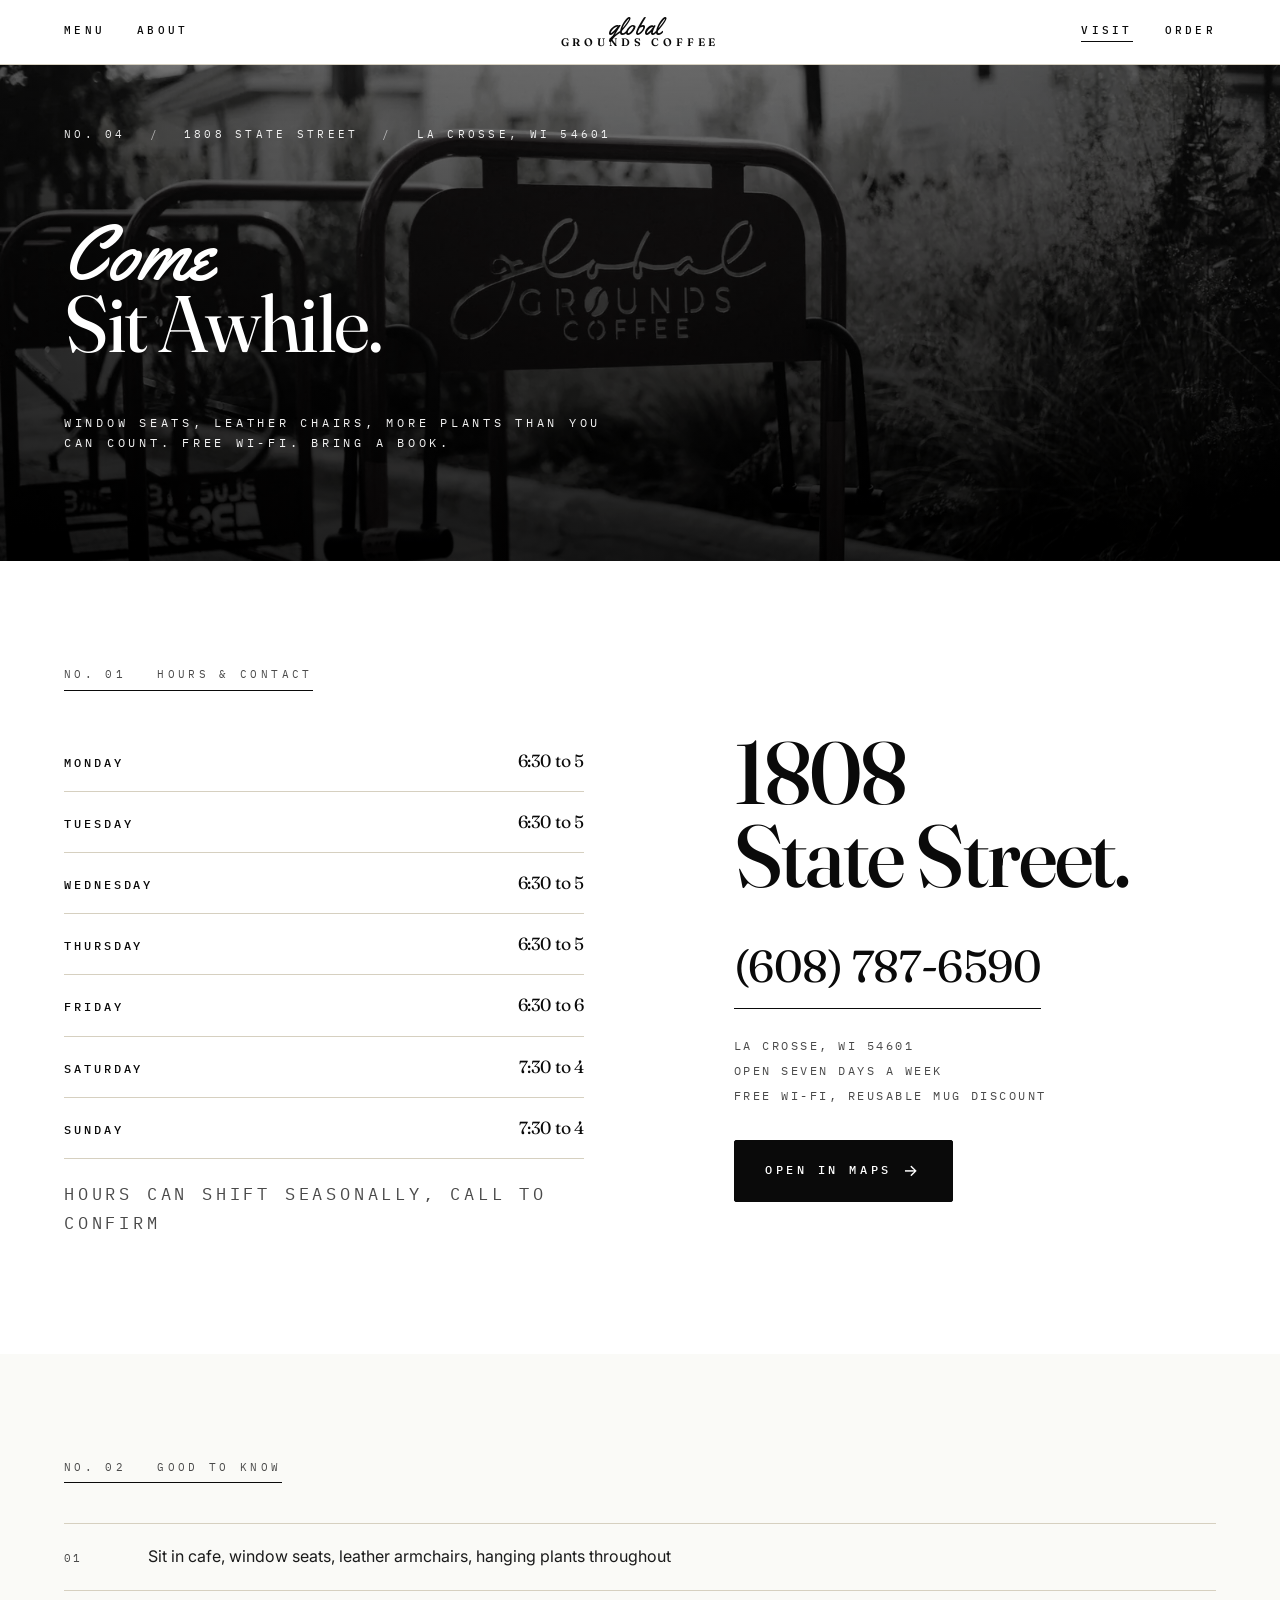
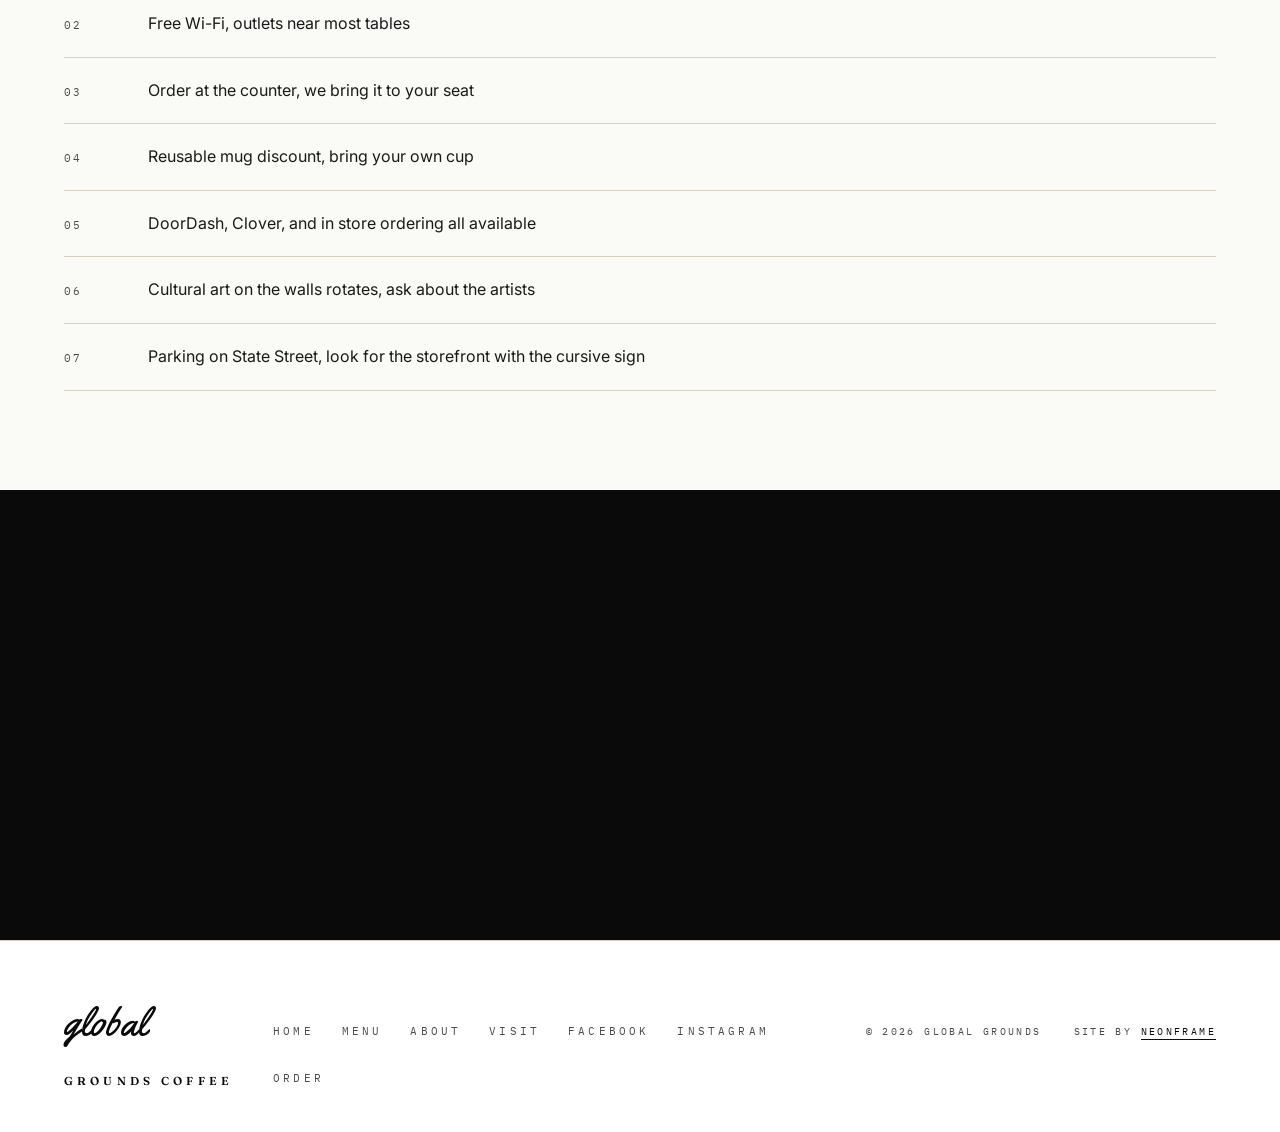
<file: visit.html>
<!DOCTYPE html>
<html lang="en">
<head>
<meta charset="UTF-8">
<meta name="viewport" content="width=device-width, initial-scale=1.0">
<title>Visit, Global Grounds Coffee, La Crosse WI</title>
<meta name="description" content="Hours, directions, and good-to-know details for Global Grounds Coffee at 1808 State Street in La Crosse, Wisconsin.">
<link rel="icon" type="image/jpeg" href="images/storefront_sign.jpg">
<link rel="preload" as="image" href="images/storefront_sign-800.webp" fetchpriority="high" type="image/webp" media="(max-width: 899px)">
<link rel="preload" as="image" href="images/storefront_sign.webp" fetchpriority="high" type="image/webp" media="(min-width: 900px)">
<link rel="preconnect" href="https://fonts.googleapis.com">
<link rel="preconnect" href="https://fonts.gstatic.com" crossorigin>
<link rel="preload" href="https://fonts.googleapis.com/css2?family=Fraunces:ital,wght@0,400;0,500;0,600;0,700;1,400;1,500&family=Inter:wght@400;500;600&family=Yellowtail&family=IBM+Plex+Mono:wght@400;500&display=swap" as="style">
<link rel="stylesheet" href="https://fonts.googleapis.com/css2?family=Fraunces:ital,wght@0,400;0,500;0,600;0,700;1,400;1,500&family=Inter:wght@400;500;600&family=Yellowtail&family=IBM+Plex+Mono:wght@400;500&display=swap" media="print" onload="this.media='all'">
<noscript><link rel="stylesheet" href="https://fonts.googleapis.com/css2?family=Fraunces:ital,wght@0,400;0,500;0,600;0,700;1,400;1,500&family=Inter:wght@400;500;600&family=Yellowtail&family=IBM+Plex+Mono:wght@400;500&display=swap"></noscript>
<link rel="stylesheet" href="style.css">
</head>
<body class="is-visit">

<div class="progress" id="progress"></div>

<header class="nav" id="nav">
  <div class="nav__inner">
    <div class="nav__left">
      <a href="menu.html">Menu</a>
      <a href="about.html">About</a>
    </div>
    <a href="index.html" class="nav__brand" aria-label="Global Grounds Coffee home">
      <span class="nav__brand-script">global</span>
      <span class="nav__brand-block">Grounds Coffee</span>
    </a>
    <div class="nav__right">
      <a href="visit.html" class="active">Visit</a>
      <a href="https://www.doordash.com/en/store/global-grounds-coffee-la-crosse-824665/" target="_blank" rel="noopener">Order</a>
    </div>
    <button class="nav__burger" id="navBurger" aria-label="Open menu" aria-expanded="false">
      <span></span><span></span><span></span>
    </button>
  </div>
</header>

<aside class="mobile-menu" id="mobileMenu" inert>
  <a href="index.html">Home</a>
  <a href="menu.html">Menu</a>
  <a href="about.html">About</a>
  <a href="visit.html" class="active">Visit</a>
  <a href="https://www.doordash.com/en/store/global-grounds-coffee-la-crosse-824665/" target="_blank" rel="noopener">Order</a>
</aside>

<main>

<section class="hero hero--compact" id="hero">
  <div class="hero__bg hero__bg--visit" style="background-image:url('images/storefront_sign-800.webp')" aria-hidden="true"></div>
  <div class="hero__inner">
    <p class="hero__meta">
      <span>No. 04</span>
      <span>1808 State Street</span>
      <span>La Crosse, WI 54601</span>
    </p>
    <h1 class="hero__headline"><em>Come</em><br>Sit Awhile.</h1>
    <p class="hero__tagline">Window seats, leather chairs, more plants than you can count. Free Wi-Fi. Bring a book.</p>
  </div>
</section>

<section class="section section--paper rise" id="visit-body">
  <div class="section__inner">
    <p class="section-num">No. 01 &nbsp; Hours &amp; Contact</p>
    <div class="editorial">
      <div class="editorial__copy">
        <div class="hours">
          <div class="hours__row">
            <span class="hours__day">Monday</span>
            <span class="hours__time">6:30 to 5</span>
          </div>
          <div class="hours__row">
            <span class="hours__day">Tuesday</span>
            <span class="hours__time">6:30 to 5</span>
          </div>
          <div class="hours__row">
            <span class="hours__day">Wednesday</span>
            <span class="hours__time">6:30 to 5</span>
          </div>
          <div class="hours__row">
            <span class="hours__day">Thursday</span>
            <span class="hours__time">6:30 to 5</span>
          </div>
          <div class="hours__row">
            <span class="hours__day">Friday</span>
            <span class="hours__time">6:30 to 6</span>
          </div>
          <div class="hours__row">
            <span class="hours__day">Saturday</span>
            <span class="hours__time">7:30 to 4</span>
          </div>
          <div class="hours__row">
            <span class="hours__day">Sunday</span>
            <span class="hours__time">7:30 to 4</span>
          </div>
        </div>
        <p class="hours__note">Hours can shift seasonally, call to confirm</p>
      </div>
      <div class="address-block">
        <h2>1808<br>State Street.</h2>
        <a href="tel:6087876590" class="phone">(608) 787-6590</a>
        <div class="address-block__meta">
          La Crosse, WI 54601<br>
          Open seven days a week<br>
          Free Wi-Fi, reusable mug discount
        </div>
        <div style="margin-top: 2rem;">
          <a href="https://www.google.com/maps/place/1808+State+St,+La+Crosse,+WI+54601" target="_blank" rel="noopener" class="btn btn--ink">Open in Maps</a>
        </div>
      </div>
    </div>
  </div>
</section>

<section class="section section--paper-soft rise" id="good-to-know">
  <div class="section__inner">
    <p class="section-num">No. 02 &nbsp; Good to Know</p>
    <ol class="know">
      <li>Sit in cafe, window seats, leather armchairs, hanging plants throughout</li>
      <li>Free Wi-Fi, outlets near most tables</li>
      <li>Order at the counter, we bring it to your seat</li>
      <li>Reusable mug discount, bring your own cup</li>
      <li>DoorDash, Clover, and in store ordering all available</li>
      <li>Cultural art on the walls rotates, ask about the artists</li>
      <li>Parking on State Street, look for the storefront with the cursive sign</li>
    </ol>
  </div>
</section>

</main>

<div class="map">
  <iframe
    src="https://www.google.com/maps?q=1808+State+St,+La+Crosse,+WI+54601&output=embed"
    loading="lazy"
    referrerpolicy="no-referrer-when-downgrade"
    title="Map to Global Grounds Coffee"></iframe>
</div>

<footer class="foot">
  <div class="foot__inner">
    <div>
      <span class="foot__brand-script">global</span><br>
      <span class="foot__brand-block">Grounds Coffee</span>
    </div>
    <div class="foot__links">
      <a href="index.html">Home</a>
      <a href="menu.html">Menu</a>
      <a href="about.html">About</a>
      <a href="visit.html">Visit</a>
      <a href="https://www.facebook.com/globalgroundslax/" target="_blank" rel="noopener">Facebook</a>
      <a href="https://www.instagram.com/globalgroundslax/" target="_blank" rel="noopener">Instagram</a>
      <a href="https://www.doordash.com/en/store/global-grounds-coffee-la-crosse-824665/" target="_blank" rel="noopener">Order</a>
    </div>
    <div class="foot__legal">
      <span>&copy; 2026 Global Grounds</span>
      <span>Site by <a href="https://neonframewebdesign.com" target="_blank" rel="noopener">NeonFrame</a></span>
    </div>
  </div>
</footer>

<script src="main.js"></script>
</body>
</html>
</file>
<file: style.css>
/* ============================================================
   Global Grounds Coffee, La Crosse WI
   Sleek black and white. Editorial magazine energy.
   Palette: pure black, pure white, off-white, bone, one restrained
   warm accent (brass) used only for fine details.
   Fonts: Fraunces (editorial serif) + Inter (body) + Yellowtail (script
   that matches their cursive logo) + IBM Plex Mono (mono).
   ============================================================ */

:root {
  --ink: #0A0A0A;
  --ink-soft: #1A1A1A;
  --ink-muted: #4A4A4A;
  --ink-line: #2A2A2A;

  --paper: #FFFFFF;
  --paper-soft: #FAFAF7;
  --paper-cream: #F3EFE6;
  --paper-deep: #E7E2D4;

  --rule: #222222;
  --rule-soft: #D6D0C0;

  --brass: #B38F5C;         /* Minimal accent, used on links/underlines only */

  --font-display: 'Fraunces', 'GT Sectra', Georgia, serif;
  --font-body: 'Inter', system-ui, -apple-system, 'Segoe UI', sans-serif;
  --font-script: 'Yellowtail', 'Pacifico', cursive;
  --font-mono: 'IBM Plex Mono', ui-monospace, monospace;

  --max-w: 1240px;
  --max-narrow: 780px;
  --gutter: clamp(1.5rem, 5vw, 4rem);
  --pad-y: clamp(5rem, 11vh, 9rem);
  --radius: 2px;

  --shadow-sm: 0 1px 2px rgba(0, 0, 0, 0.06);
  --shadow-md: 0 10px 36px rgba(0, 0, 0, 0.12);
  --shadow-lg: 0 24px 80px rgba(0, 0, 0, 0.18);

  --rhythm: 1.5rem;
}

*, *::before, *::after { box-sizing: border-box; }
html { scroll-behavior: smooth; }
body {
  margin: 0;
  font-family: var(--font-body);
  color: var(--ink);
  background: var(--paper);
  line-height: 1.6;
  -webkit-font-smoothing: antialiased;
  -moz-osx-font-smoothing: grayscale;
  overflow-x: hidden;
}
img {
  max-width: 100%;
  height: auto;
  display: block;
  filter: grayscale(0.78) contrast(1.06);
}
.no-filter img { filter: none; }

h1, h2, h3, h4 {
  font-family: var(--font-display);
  font-weight: 500;
  letter-spacing: -0.01em;
  line-height: 1.05;
  margin: 0 0 0.5em;
}
p { margin: 0 0 1em; }
a { color: inherit; text-decoration: none; }

:focus { outline: none; }
:focus-visible {
  outline: 2px solid var(--brass);
  outline-offset: 3px;
  border-radius: 2px;
}
.hero :focus-visible,
.nav--scrolled :focus-visible,
.foot :focus-visible {
  outline-color: #FFE9B8;
}

hr.rule {
  border: 0;
  height: 1px;
  background: var(--rule-soft);
  margin: 0;
}
hr.rule--dark { background: var(--rule); }

/* ---------- Scroll progress line ---------- */
.progress {
  position: fixed;
  top: 0; left: 0;
  height: 2px;
  background: var(--ink);
  width: 0;
  z-index: 70;
  transition: width 0.08s linear;
  pointer-events: none;
}

/* ---------- Masthead Nav ---------- */
.nav {
  position: fixed;
  top: 0; left: 0; right: 0;
  z-index: 60;
  padding: 1rem var(--gutter);
  background: var(--paper);
  border-bottom: 1px solid var(--rule-soft);
  transition: background 0.3s ease, border-color 0.3s ease, padding 0.3s ease, color 0.3s ease;
}
.nav__inner {
  max-width: var(--max-w);
  margin: 0 auto;
  display: grid;
  grid-template-columns: 1fr auto 1fr;
  align-items: center;
  gap: 1.5rem;
}
.nav__left,
.nav__right {
  display: flex;
  gap: 2rem;
  align-items: center;
}
.nav__right { justify-content: flex-end; }
.nav__left a,
.nav__right a {
  font-family: var(--font-mono);
  font-size: 0.68rem;
  font-weight: 500;
  letter-spacing: 0.3em;
  text-transform: uppercase;
  color: var(--ink);
  padding-bottom: 2px;
  border-bottom: 1px solid transparent;
  transition: border-color 0.2s ease, color 0.2s ease;
}
.nav__left a:hover,
.nav__right a:hover,
.nav__left a.active,
.nav__right a.active {
  border-color: var(--ink);
}
.nav__brand {
  display: flex;
  flex-direction: column;
  align-items: center;
  line-height: 0.95;
}
.nav__brand-script {
  font-family: var(--font-script);
  font-size: 1.5rem;
  color: var(--ink);
  transform: translateX(-0.3rem);
}
.nav__brand-block {
  font-family: var(--font-display);
  font-size: 0.68rem;
  font-weight: 600;
  letter-spacing: 0.36em;
  text-transform: uppercase;
  color: var(--ink);
  margin-top: -0.1rem;
}
.nav__burger {
  display: none;
  background: none;
  border: none;
  width: 40px;
  height: 40px;
  cursor: pointer;
  padding: 8px;
  position: relative;
  justify-self: end;
  grid-column: 3;
}
.nav__burger span {
  display: block;
  width: 22px;
  height: 1.5px;
  background: var(--ink);
  margin: 5px auto;
  transition: transform 0.3s ease, opacity 0.25s ease;
}
.nav__burger.open span:nth-child(1) { transform: translateY(7px) rotate(45deg); }
.nav__burger.open span:nth-child(2) { opacity: 0; }
.nav__burger.open span:nth-child(3) { transform: translateY(-7px) rotate(-45deg); }

/* ---------- Shared eyebrow / buttons / reveal ---------- */
.eyebrow {
  font-family: var(--font-mono);
  font-size: 0.66rem;
  letter-spacing: 0.36em;
  text-transform: uppercase;
  color: var(--ink-muted);
  margin: 0 0 1.5rem;
  font-weight: 500;
}
.eyebrow--paper { color: var(--paper); }
.eyebrow--brass { color: var(--brass); }

.section-num {
  font-family: var(--font-mono);
  font-size: 0.7rem;
  letter-spacing: 0.3em;
  text-transform: uppercase;
  color: var(--ink-muted);
  display: inline-block;
  padding-bottom: 0.35rem;
  border-bottom: 1px solid var(--ink);
  margin-bottom: 2.5rem;
}
.section--ink .section-num,
.hero .section-num { color: var(--paper); border-color: var(--paper); }

.script {
  font-family: var(--font-script);
  text-transform: none;
  letter-spacing: 0;
  line-height: 1.1;
}

.btn {
  display: inline-flex;
  align-items: center;
  gap: 0.7rem;
  font-family: var(--font-mono);
  font-size: 0.74rem;
  font-weight: 500;
  text-transform: uppercase;
  letter-spacing: 0.3em;
  padding: 1.05rem 1.9rem;
  border-radius: var(--radius);
  border: 1px solid transparent;
  cursor: pointer;
  position: relative;
  overflow: hidden;
  transition: background 0.25s ease, color 0.25s ease, border-color 0.25s ease, transform 0.25s ease;
  white-space: nowrap;
}
.btn::after {
  content: '→';
  font-family: var(--font-body);
  font-size: 1rem;
  transition: transform 0.3s ease;
}
.btn:hover::after { transform: translateX(4px); }
.btn--ink {
  background: var(--ink);
  color: var(--paper);
  border-color: var(--ink);
}
.btn--ink:hover { background: transparent; color: var(--ink); }
.btn--paper {
  background: var(--paper);
  color: var(--ink);
  border-color: var(--paper);
}
.btn--paper:hover { background: transparent; color: var(--paper); }
.btn--outline {
  background: transparent;
  color: var(--ink);
  border-color: var(--ink);
}
.btn--outline:hover { background: var(--ink); color: var(--paper); }
.btn--outline-paper {
  background: transparent;
  color: var(--paper);
  border-color: var(--paper);
}
.btn--outline-paper:hover { background: var(--paper); color: var(--ink); }
.btn--lg { padding: 1.2rem 2.4rem; font-size: 0.78rem; }

.rise {
  opacity: 0;
  transform: translateY(24px);
  transition: opacity 0.9s cubic-bezier(0.22, 1, 0.36, 1), transform 0.9s cubic-bezier(0.22, 1, 0.36, 1);
}
.rise.visible { opacity: 1; transform: translateY(0); }

/* ---------- Hero, asymmetric, editorial ---------- */
.hero {
  position: relative;
  min-height: 100svh;
  max-height: 100vh;
  padding: clamp(5.5rem, 11vh, 8rem) var(--gutter) clamp(2rem, 5vh, 3.5rem);
  color: var(--paper);
  overflow: hidden;
  display: flex;
  align-items: center;
}
.hero__bg {
  position: absolute;
  inset: 0;
  z-index: 0;
  background-position: center;
  background-size: cover;
  filter: grayscale(0.95) contrast(1.1);
  will-change: transform;
  transform: translate3d(0, var(--parallax-y, 0), 0);
  transition: transform 0.12s linear;
}
@media (min-width: 900px) {
  .hero__bg--home  { background-image: url('images/hero_interior.webp') !important; }
  .hero__bg--menu  { background-image: url('images/food_cup_bowl.webp') !important; }
  .hero__bg--visit { background-image: url('images/storefront_sign.webp') !important; }
}
.hero__bg::after {
  content: '';
  position: absolute;
  inset: 0;
  background:
    linear-gradient(180deg, rgba(10,10,10,0.45) 0%, rgba(10,10,10,0.82) 100%);
}
.hero__inner {
  position: relative;
  z-index: 2;
  max-width: var(--max-w);
  width: 100%;
  margin: 0 auto;
  display: grid;
  grid-template-columns: 1fr;
  gap: 2rem;
  align-items: end;
}
.hero__meta {
  font-family: var(--font-mono);
  font-size: 0.68rem;
  letter-spacing: 0.3em;
  text-transform: uppercase;
  color: rgba(255,255,255,0.92);
  display: flex;
  gap: 1.5rem;
  flex-wrap: wrap;
  margin: 0 0 2rem;
}
.hero__meta span { position: relative; }
.hero__meta span + span::before {
  content: '/';
  margin-right: 1.5rem;
  color: rgba(255,255,255,0.6);
}
.hero__headline {
  font-family: var(--font-display);
  font-weight: 400;
  font-size: clamp(2.6rem, 8.4vw, 6.5rem);
  line-height: 0.95;
  letter-spacing: -0.03em;
  color: var(--paper);
  margin: 0 0 1.25rem;
}
.hero__headline em {
  font-family: var(--font-script);
  font-style: normal;
  font-weight: 400;
  letter-spacing: 0;
  display: inline-block;
  transform: translateY(0.08em);
  margin-right: 0.1em;
}
.hero__tagline {
  font-family: var(--font-mono);
  font-size: 0.78rem;
  letter-spacing: 0.3em;
  text-transform: uppercase;
  color: rgba(255,255,255,0.95);
  margin: 0 0 2.25rem;
  max-width: 540px;
}
.hero__cta {
  display: flex;
  gap: 1rem;
  flex-wrap: wrap;
}

.hero--compact {
  min-height: auto;
  max-height: none;
  padding-top: clamp(7rem, 14vh, 10rem);
  padding-bottom: clamp(4rem, 8vh, 6rem);
}
.hero--compact .hero__headline {
  font-size: clamp(2.4rem, 6.4vw, 5rem);
}
.hero--compact .hero__bg { filter: grayscale(0.95) contrast(1.15) brightness(0.9); }

.hero--paper {
  color: var(--ink);
  background: var(--paper);
  min-height: 55vh;
}
.hero--paper .hero__bg { display: none; }
.hero--paper .hero__headline { color: var(--ink); }
.hero--paper .hero__meta,
.hero--paper .hero__tagline { color: var(--ink-muted); }
.hero--paper .hero__meta span + span::before { color: var(--rule-soft); }

/* ---------- Marquee ---------- */
.marquee {
  background: var(--ink);
  color: var(--paper);
  padding: 1.5rem 0;
  overflow: hidden;
  border-top: 1px solid var(--ink-line);
  border-bottom: 1px solid var(--ink-line);
}
.marquee__track {
  display: flex;
  gap: 3.5rem;
  white-space: nowrap;
  animation: marqueeScroll 32s linear infinite;
  will-change: transform;
}
.marquee__item {
  font-family: var(--font-display);
  font-style: italic;
  font-size: clamp(1.6rem, 4vw, 2.6rem);
  font-weight: 400;
  letter-spacing: -0.02em;
  display: inline-flex;
  align-items: center;
  gap: 3.5rem;
  color: var(--paper);
}
.marquee__item::after {
  content: '•';
  color: var(--brass);
  font-style: normal;
}
@keyframes marqueeScroll {
  from { transform: translateX(0); }
  to   { transform: translateX(-50%); }
}

/* ---------- Section wrappers ---------- */
.section {
  padding: var(--pad-y) var(--gutter);
  position: relative;
}
.section--paper { background: var(--paper); color: var(--ink); }
.section--paper-soft { background: var(--paper-soft); color: var(--ink); }
.section--cream { background: var(--paper-cream); color: var(--ink); }
.section--ink { background: var(--ink); color: var(--paper); }

.section__inner { max-width: var(--max-w); margin: 0 auto; }
.section__narrow { max-width: var(--max-narrow); margin: 0 auto; }

/* ---------- Asymmetric story: text big, image offset ---------- */
.editorial {
  display: grid;
  grid-template-columns: 1fr;
  gap: 3.5rem;
  align-items: start;
}
.editorial__copy h2 {
  font-size: clamp(2rem, 5vw, 3.6rem);
  line-height: 1.02;
  margin: 0 0 1.4rem;
  letter-spacing: -0.02em;
}
.editorial__copy p {
  font-size: 1.08rem;
  line-height: 1.7;
  color: var(--ink-muted);
  max-width: 42em;
}
.editorial__copy p.lede {
  font-family: var(--font-display);
  font-size: clamp(1.3rem, 2.2vw, 1.6rem);
  line-height: 1.4;
  color: var(--ink);
  font-style: italic;
  margin-bottom: 1.5rem;
}
.editorial__copy p.lede::first-letter {
  font-family: var(--font-display);
  font-size: 4.5em;
  float: left;
  line-height: 0.85;
  padding: 0.15em 0.1em 0 0;
  font-style: normal;
  font-weight: 600;
  color: var(--ink);
}
.editorial__photo {
  position: relative;
  aspect-ratio: 3 / 4;
  overflow: hidden;
}
.editorial__photo img {
  width: 100%;
  height: 100%;
  object-fit: cover;
}
.editorial__photo__caption {
  font-family: var(--font-mono);
  font-size: 0.64rem;
  letter-spacing: 0.28em;
  text-transform: uppercase;
  color: var(--ink-muted);
  margin-top: 0.8rem;
  display: flex;
  justify-content: space-between;
  gap: 1rem;
}
.editorial--reverse .editorial__photo { grid-column: 1; grid-row: 1; }

/* ---------- Magazine-style typeset menu list ---------- */
.menu-list {
  max-width: var(--max-narrow);
  margin: 0 auto;
  padding: 0;
  list-style: none;
  display: flex;
  flex-direction: column;
  gap: 0;
}
.menu-row {
  display: grid;
  grid-template-columns: auto 1fr auto;
  gap: 0.8rem;
  align-items: baseline;
  padding: 1.15rem 0;
  border-bottom: 1px solid var(--rule-soft);
}
.menu-row:last-child { border-bottom: 0; }
.menu-row__name {
  font-family: var(--font-display);
  font-size: 1.25rem;
  font-weight: 500;
  color: var(--ink);
  letter-spacing: -0.005em;
  margin: 0;
}
.menu-row__rule {
  height: 1px;
  border-bottom: 1px dotted var(--rule-soft);
  transform: translateY(-0.4em);
  min-width: 1rem;
}
.menu-row__price {
  font-family: var(--font-mono);
  font-size: 0.78rem;
  letter-spacing: 0.12em;
  color: var(--ink-muted);
  white-space: nowrap;
}
.menu-row__desc {
  grid-column: 1 / -1;
  font-family: var(--font-display);
  font-style: italic;
  font-size: 0.98rem;
  line-height: 1.5;
  color: var(--ink-muted);
  margin: 0.3rem 0 0;
  padding-right: 2rem;
}
.menu-row:hover .menu-row__name { color: var(--brass); }

.menu-group {
  margin-bottom: 5rem;
}
.menu-group__head {
  display: grid;
  grid-template-columns: auto 1fr auto;
  align-items: baseline;
  gap: 1.5rem;
  padding-bottom: 1rem;
  border-bottom: 1.5px solid var(--ink);
  margin-bottom: 1rem;
}
.menu-group__num {
  font-family: var(--font-mono);
  font-size: 0.72rem;
  letter-spacing: 0.3em;
  text-transform: uppercase;
  color: var(--ink-muted);
}
.menu-group__name {
  font-family: var(--font-display);
  font-size: clamp(1.8rem, 3.6vw, 2.6rem);
  font-weight: 500;
  letter-spacing: -0.01em;
  color: var(--ink);
  margin: 0;
}
.menu-group__script {
  font-family: var(--font-script);
  font-size: 1.4rem;
  color: var(--ink-muted);
  justify-self: end;
}
.menu-note {
  max-width: var(--max-narrow);
  margin: 3rem auto;
  padding: 1.25rem 1.5rem;
  border-top: 1px solid var(--rule-soft);
  border-bottom: 1px solid var(--rule-soft);
  font-family: var(--font-mono);
  font-size: 0.82rem;
  letter-spacing: 0.02em;
  color: var(--ink-muted);
  line-height: 1.75;
  text-align: center;
}
.menu-note a { color: var(--ink); border-bottom: 1px solid var(--ink); }

/* ---------- Full-bleed quote ---------- */
.quote {
  padding: var(--pad-y) var(--gutter);
  background: var(--ink);
  color: var(--paper);
  text-align: center;
}
.quote__inner { max-width: 880px; margin: 0 auto; }
.quote blockquote {
  margin: 0;
  font-family: var(--font-display);
  font-style: italic;
  font-weight: 400;
  font-size: clamp(1.8rem, 4vw, 3rem);
  line-height: 1.25;
  color: var(--paper);
  letter-spacing: -0.01em;
}
.quote blockquote::before,
.quote blockquote::after {
  content: '"';
  display: inline-block;
  color: var(--brass);
  font-family: var(--font-display);
  font-style: normal;
}
.quote blockquote::before { margin-right: 0.15em; }
.quote blockquote::after { margin-left: 0.15em; }
.quote cite {
  display: block;
  margin-top: 2rem;
  font-family: var(--font-mono);
  font-style: normal;
  font-size: 0.7rem;
  letter-spacing: 0.34em;
  text-transform: uppercase;
  color: rgba(255,255,255,0.7);
}

/* ---------- Tea wall ---------- */
.tea-wall {
  display: grid;
  grid-template-columns: repeat(2, 1fr);
  gap: 1px;
  background: var(--rule-soft);
  border: 1px solid var(--rule-soft);
}
.tea-cell {
  background: var(--paper);
  padding: 2rem 1.5rem;
  display: flex;
  flex-direction: column;
  gap: 0.5rem;
  min-height: 180px;
  transition: background 0.25s ease, color 0.25s ease;
  cursor: default;
}
.tea-cell:hover { background: var(--ink); color: var(--paper); }
.tea-cell:hover .tea-cell__count,
.tea-cell:hover h3,
.tea-cell:hover p { color: inherit; }
.tea-cell__count {
  font-family: var(--font-mono);
  font-size: 0.68rem;
  letter-spacing: 0.28em;
  text-transform: uppercase;
  color: var(--ink-muted);
}
.tea-cell h3 {
  font-family: var(--font-display);
  font-size: 1.8rem;
  margin: 0 0 0.25rem;
  font-weight: 500;
  letter-spacing: -0.01em;
}
.tea-cell p {
  font-size: 0.9rem;
  color: var(--ink-muted);
  margin: 0;
  line-height: 1.55;
}

/* ---------- Full-bleed photo block (editorial insert) ---------- */
.full-photo {
  position: relative;
  height: clamp(380px, 55vh, 640px);
  overflow: hidden;
}
.full-photo img {
  position: absolute;
  inset: 0;
  width: 100%;
  height: 100%;
  object-fit: cover;
  filter: grayscale(0.95) contrast(1.1);
}
.full-photo__caption {
  position: absolute;
  bottom: 1.5rem;
  left: var(--gutter);
  right: var(--gutter);
  color: var(--paper);
  font-family: var(--font-mono);
  font-size: 0.68rem;
  letter-spacing: 0.28em;
  text-transform: uppercase;
  display: flex;
  justify-content: space-between;
  gap: 2rem;
}

/* ---------- Timeline ---------- */
.timeline {
  display: flex;
  flex-direction: column;
  gap: 0;
  max-width: var(--max-narrow);
  margin: 0 auto;
  border-top: 1px solid var(--ink);
}
.timeline__row {
  display: grid;
  grid-template-columns: 100px 1fr;
  gap: 2rem;
  padding: 2rem 0;
  border-bottom: 1px solid var(--rule-soft);
  align-items: baseline;
}
.timeline__row:last-child { border-bottom: 0; }
.timeline__year {
  font-family: var(--font-mono);
  font-size: 0.8rem;
  letter-spacing: 0.2em;
  color: var(--ink-muted);
  font-weight: 500;
}
.timeline__event h3 {
  font-family: var(--font-display);
  font-size: 1.45rem;
  font-weight: 500;
  margin: 0 0 0.5rem;
  letter-spacing: -0.01em;
}
.timeline__event p {
  font-size: 0.98rem;
  color: var(--ink-muted);
  margin: 0;
  line-height: 1.6;
  max-width: 48em;
}

/* ---------- Team ---------- */
.team {
  display: grid;
  grid-template-columns: 1fr;
  gap: 0;
  border-top: 1px solid var(--rule-soft);
}
.team__row {
  display: grid;
  grid-template-columns: auto 1fr;
  gap: 2rem;
  padding: 2rem 0;
  border-bottom: 1px solid var(--rule-soft);
  align-items: baseline;
}
.team__role {
  font-family: var(--font-mono);
  font-size: 0.7rem;
  letter-spacing: 0.3em;
  text-transform: uppercase;
  color: var(--ink-muted);
  min-width: 220px;
}
.team__name {
  font-family: var(--font-display);
  font-size: clamp(1.6rem, 3vw, 2.2rem);
  font-weight: 400;
  letter-spacing: -0.01em;
  margin: 0 0 0.35rem;
}
.team__bio {
  font-size: 0.98rem;
  color: var(--ink-muted);
  line-height: 1.6;
  margin: 0;
  max-width: 44em;
}
.team__row.is-placeholder .team__name::after {
  content: '[portrait coming]';
  font-family: var(--font-mono);
  font-size: 0.62rem;
  letter-spacing: 0.24em;
  color: var(--brass);
  margin-left: 0.8rem;
  vertical-align: middle;
  text-transform: uppercase;
}

/* ---------- Hours ---------- */
.hours {
  max-width: 520px;
  margin: 0;
}
.hours__row {
  display: grid;
  grid-template-columns: 1fr auto;
  gap: 1rem;
  padding: 1rem 0;
  border-bottom: 1px solid var(--rule-soft);
  align-items: baseline;
}
.hours__day {
  font-family: var(--font-mono);
  font-size: 0.76rem;
  letter-spacing: 0.24em;
  text-transform: uppercase;
  color: var(--ink);
  font-weight: 500;
}
.hours__time {
  font-family: var(--font-display);
  font-size: 1.1rem;
  color: var(--ink);
  letter-spacing: -0.01em;
}
.hours__row--closed .hours__time { color: var(--ink-muted); font-style: italic; }
.hours__note {
  font-family: var(--font-mono);
  font-size: 0.68rem;
  letter-spacing: 0.22em;
  text-transform: uppercase;
  color: var(--ink-muted);
  margin-top: 1.25rem;
}

/* ---------- Address block (big type focus on visit page) ---------- */
.address-block h2 {
  font-size: clamp(2.5rem, 7vw, 5.5rem);
  line-height: 0.95;
  letter-spacing: -0.025em;
  margin: 0 0 1rem;
}
.address-block .phone {
  font-family: var(--font-display);
  font-size: clamp(1.8rem, 3.5vw, 2.8rem);
  color: var(--ink);
  border-bottom: 1px solid var(--ink);
  padding-bottom: 0.15em;
  display: inline-block;
  margin: 1rem 0 0;
  letter-spacing: -0.01em;
  transition: color 0.2s ease, border-color 0.2s ease;
}
.address-block .phone:hover { color: var(--brass); border-color: var(--brass); }
.address-block__meta {
  font-family: var(--font-mono);
  font-size: 0.78rem;
  letter-spacing: 0.2em;
  text-transform: uppercase;
  color: var(--ink-muted);
  margin-top: 1.5rem;
  line-height: 2;
}

/* ---------- Map ---------- */
.map {
  width: 100%;
  height: clamp(360px, 50vh, 540px);
  overflow: hidden;
  background: var(--ink);
}
.map iframe {
  width: 100%;
  height: 100%;
  border: 0;
  display: block;
  filter: grayscale(1) contrast(1.1) invert(0.92);
}

/* ---------- Know list ---------- */
.know {
  list-style: none;
  padding: 0;
  margin: 0;
  display: grid;
  grid-template-columns: 1fr;
  gap: 0;
  border-top: 1px solid var(--rule-soft);
}
.know li {
  padding: 1.25rem 0;
  border-bottom: 1px solid var(--rule-soft);
  font-size: 1rem;
  color: var(--ink-soft);
  display: grid;
  grid-template-columns: 60px 1fr;
  gap: 1.5rem;
  align-items: baseline;
}
.know li::before {
  content: counter(knowCounter, decimal-leading-zero);
  counter-increment: knowCounter;
  font-family: var(--font-mono);
  font-size: 0.7rem;
  letter-spacing: 0.22em;
  color: var(--ink-muted);
}
.know { counter-reset: knowCounter; }

/* ---------- Partner callout ---------- */
.partner {
  padding: var(--pad-y) var(--gutter);
  background: var(--paper-cream);
  color: var(--ink);
  text-align: center;
}
.partner__inner { max-width: 780px; margin: 0 auto; }
.partner__script {
  font-family: var(--font-script);
  font-size: clamp(2.4rem, 5vw, 3.6rem);
  margin: 0 0 0.5rem;
  color: var(--ink);
}
.partner h2 {
  font-size: clamp(1.6rem, 3.2vw, 2.1rem);
  margin: 0 0 1.25rem;
  font-weight: 500;
  letter-spacing: -0.01em;
}
.partner p {
  font-size: 1.04rem;
  color: var(--ink-muted);
  max-width: 600px;
  margin: 0 auto;
}

/* ---------- Visit band ---------- */
.visit-band {
  padding: var(--pad-y) var(--gutter);
  background: var(--ink);
  color: var(--paper);
  text-align: center;
}
.visit-band h2 {
  font-size: clamp(2.4rem, 6vw, 4.5rem);
  margin: 0 0 1rem;
  letter-spacing: -0.02em;
  color: var(--paper);
  font-weight: 400;
}
.visit-band p {
  color: rgba(255,255,255,0.7);
  max-width: 560px;
  margin: 0 auto 2rem;
  font-size: 1.02rem;
}
.visit-band__meta {
  display: flex;
  flex-wrap: wrap;
  gap: 1rem 2.5rem;
  justify-content: center;
  margin: 0 0 2rem;
  font-family: var(--font-mono);
  font-size: 0.7rem;
  letter-spacing: 0.28em;
  text-transform: uppercase;
  color: rgba(255,255,255,0.8);
}
.visit-band__meta a { color: var(--paper); border-bottom: 1px solid var(--brass); padding-bottom: 2px; }

/* ---------- Footer ---------- */
.foot {
  background: var(--paper);
  color: var(--ink-muted);
  padding: 4rem var(--gutter) 2.5rem;
  border-top: 1px solid var(--rule-soft);
}
.foot__inner {
  max-width: var(--max-w);
  margin: 0 auto;
  display: grid;
  grid-template-columns: 1fr;
  gap: 2.5rem;
  align-items: baseline;
}
.foot__brand-script {
  font-family: var(--font-script);
  font-size: 2.4rem;
  color: var(--ink);
  display: block;
  line-height: 0.95;
}
.foot__brand-block {
  font-family: var(--font-display);
  font-size: 0.72rem;
  font-weight: 600;
  letter-spacing: 0.36em;
  text-transform: uppercase;
  color: var(--ink);
  display: inline-block;
  margin-top: 0.15rem;
}
.foot__links {
  display: flex;
  gap: 1.75rem;
  flex-wrap: wrap;
}
.foot__links a {
  font-family: var(--font-mono);
  font-size: 0.66rem;
  letter-spacing: 0.3em;
  text-transform: uppercase;
  color: var(--ink-muted);
  padding-bottom: 2px;
  border-bottom: 1px solid transparent;
  transition: color 0.2s ease, border-color 0.2s ease;
}
.foot__links a:hover { color: var(--ink); border-color: var(--ink); }
.foot__legal {
  font-family: var(--font-mono);
  font-size: 0.62rem;
  letter-spacing: 0.24em;
  text-transform: uppercase;
  color: var(--ink-muted);
  display: flex;
  gap: 2rem;
  flex-wrap: wrap;
}
.foot__legal a { color: var(--ink); border-bottom: 1px solid var(--ink); padding-bottom: 1px; }

/* ---------- Entry animations ---------- */
@keyframes fadeUp {
  from { opacity: 0; transform: translateY(12px); }
  to { opacity: 1; transform: translateY(0); }
}
.hero__inner > * { animation: fadeUp 0.9s cubic-bezier(0.22, 1, 0.36, 1) both; }
.hero__inner > *:nth-child(1) { animation-delay: 0.1s; }
.hero__inner > *:nth-child(2) { animation-delay: 0.24s; }
.hero__inner > *:nth-child(3) { animation-delay: 0.38s; }
.hero__inner > *:nth-child(4) { animation-delay: 0.52s; }

/* ---------- Responsive ---------- */
@media (min-width: 640px) {
  .tea-wall { grid-template-columns: repeat(3, 1fr); }
  .foot__inner { grid-template-columns: auto 1fr auto; }
}
@media (min-width: 880px) {
  .editorial { grid-template-columns: 1.1fr 0.9fr; gap: 5rem; }
  .editorial--reverse { grid-template-columns: 0.9fr 1.1fr; }
  .editorial--reverse .editorial__photo { grid-column: 1; grid-row: 1; }
  .editorial--reverse .editorial__copy { grid-column: 2; grid-row: 1; }
  .tea-wall { grid-template-columns: repeat(5, 1fr); }
  .hero__inner { grid-template-columns: 1fr; }
}

/* Mobile nav */
@media (max-width: 879px) {
  .nav__inner {
    grid-template-columns: auto 1fr auto;
    gap: 1rem;
  }
  .nav__left, .nav__right { display: none; }
  .nav__burger { display: block; }
  .nav__brand { justify-self: start; grid-column: 1; }
  .nav__inner::after {
    content: '';
    grid-column: 2;
  }
  .mobile-menu {
    position: fixed;
    top: 0; right: 0; bottom: 0;
    width: min(86vw, 340px);
    background: var(--paper);
    border-left: 1px solid var(--rule-soft);
    padding: 6rem 2rem 2rem;
    display: flex;
    flex-direction: column;
    gap: 1.5rem;
    transform: translateX(100%);
    transition: transform 0.4s ease;
    z-index: 59;
    box-shadow: var(--shadow-lg);
  }
  .mobile-menu.open { transform: translateX(0); }
  .mobile-menu a {
    font-family: var(--font-display);
    font-size: 1.6rem;
    color: var(--ink);
    letter-spacing: -0.01em;
    padding: 0.35rem 0;
    border-bottom: 1px solid var(--rule-soft);
  }
  .mobile-menu a.active { color: var(--brass); }
}
@media (min-width: 880px) {
  .mobile-menu { display: none; }
}

@media (max-width: 520px) {
  .hero__cta { flex-direction: column; width: 100%; }
  .hero__cta .btn { width: 100%; justify-content: center; }
  .editorial__copy p.lede::first-letter {
    font-size: 3.5em;
  }
  .team__row { grid-template-columns: 1fr; }
  .team__role { min-width: 0; }
}

@media (prefers-reduced-motion: reduce) {
  *, *::before, *::after {
    animation-duration: 0.01ms !important;
    animation-iteration-count: 1 !important;
    transition-duration: 0.01ms !important;
  }
  .rise { opacity: 1; transform: none; }
  .marquee__track { animation: none; }
  .progress { display: none; }
}
</file>
